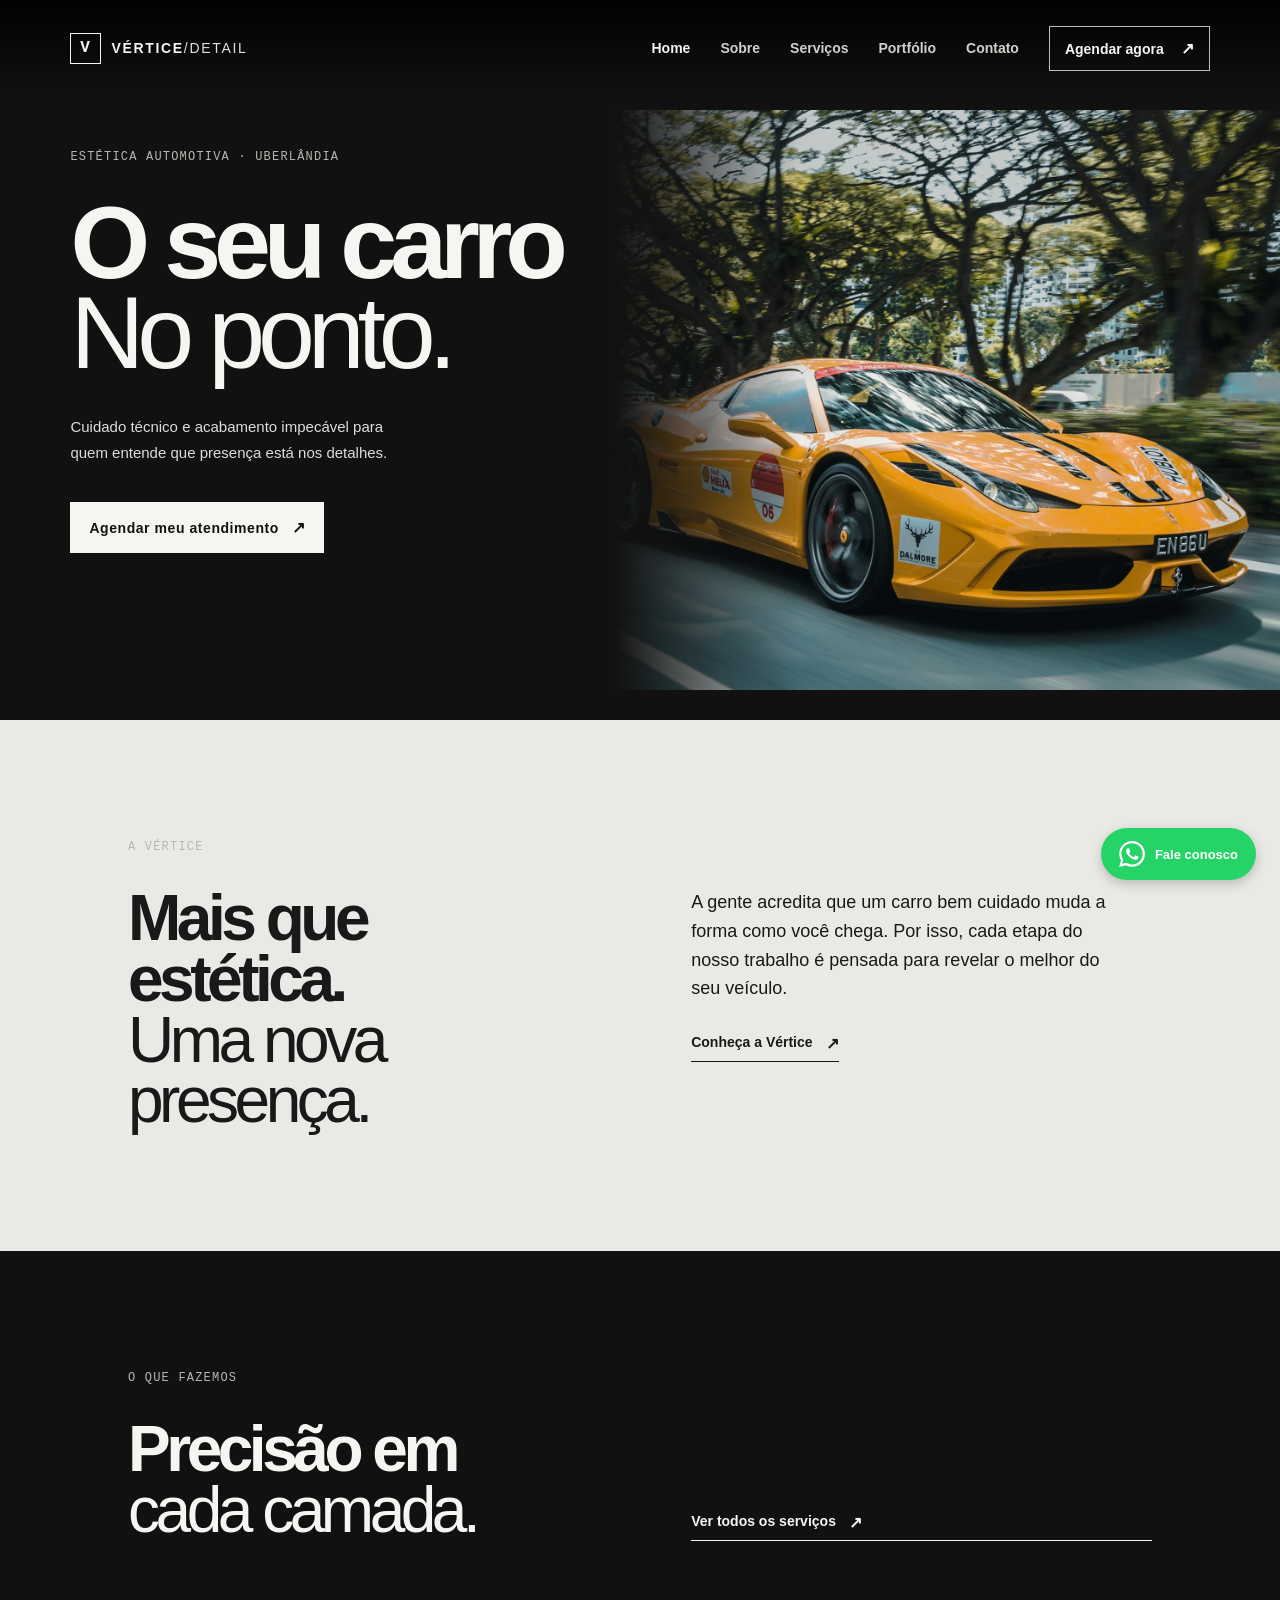
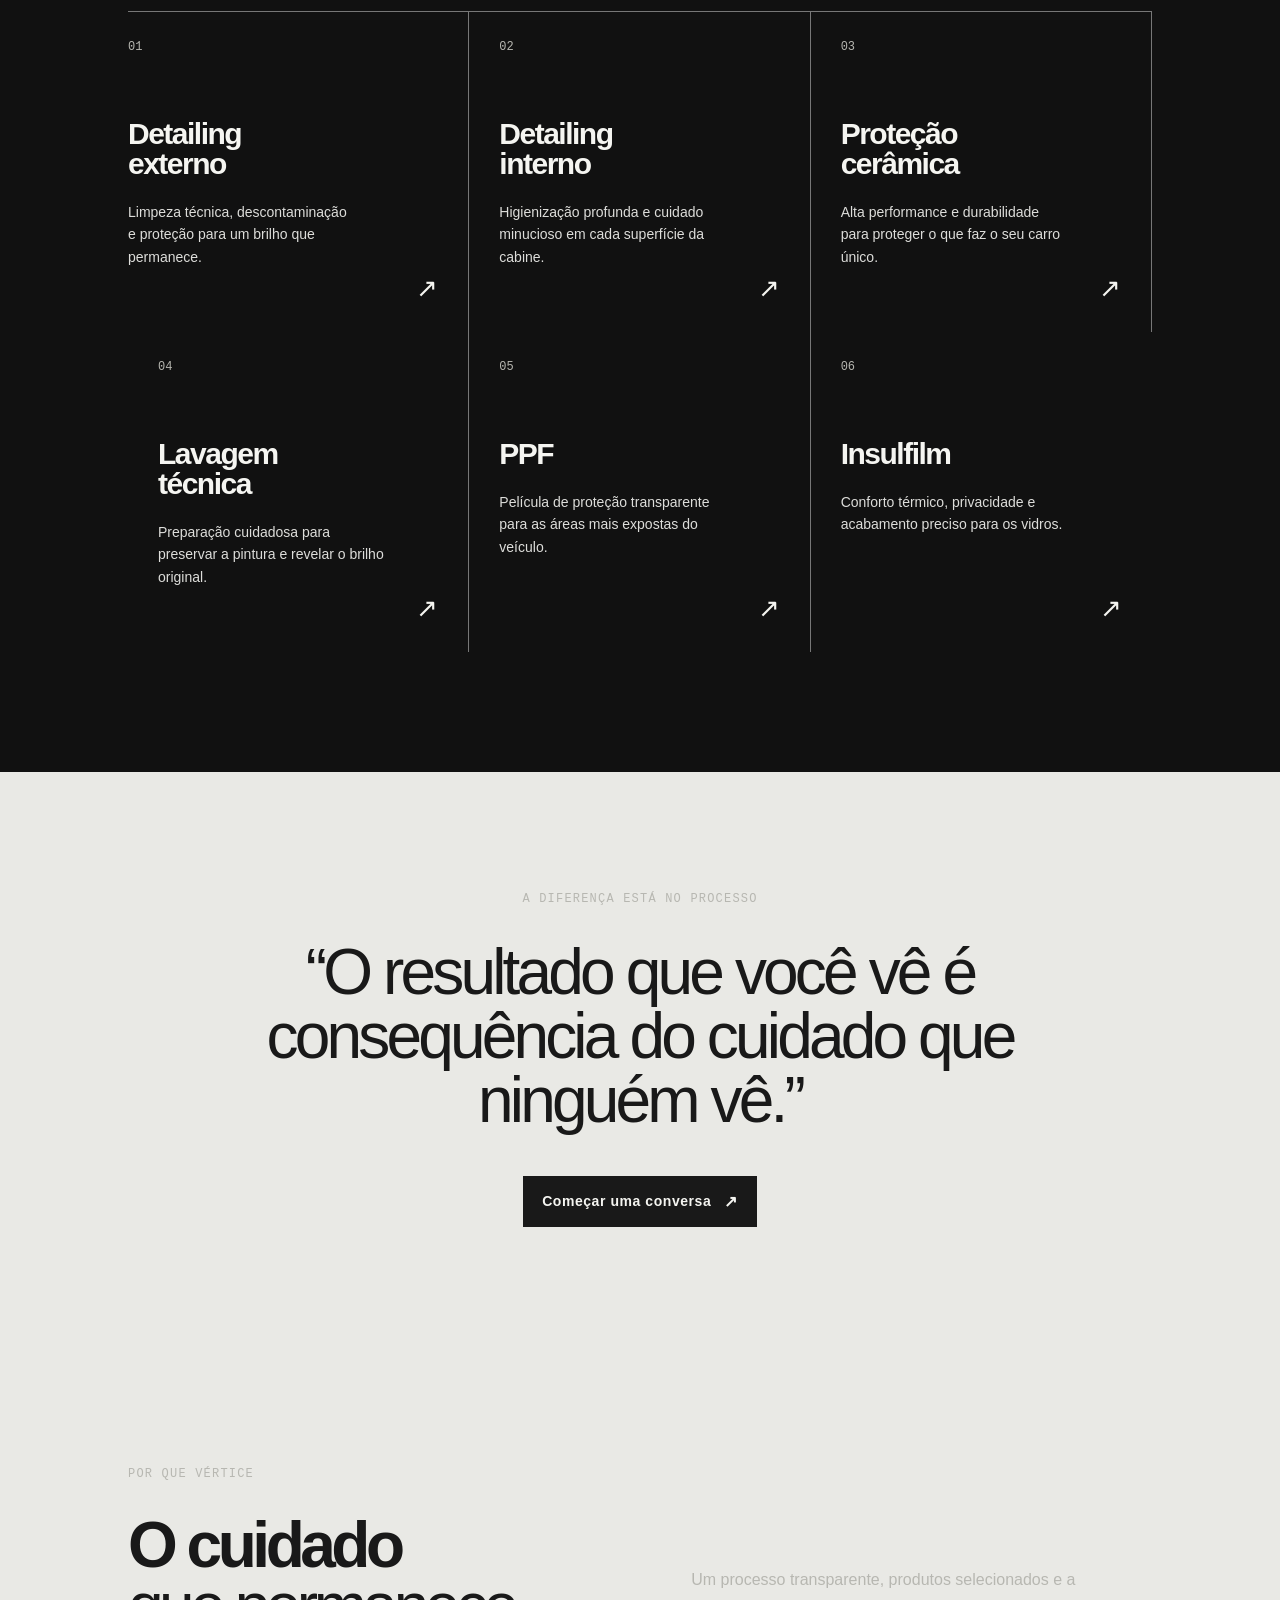
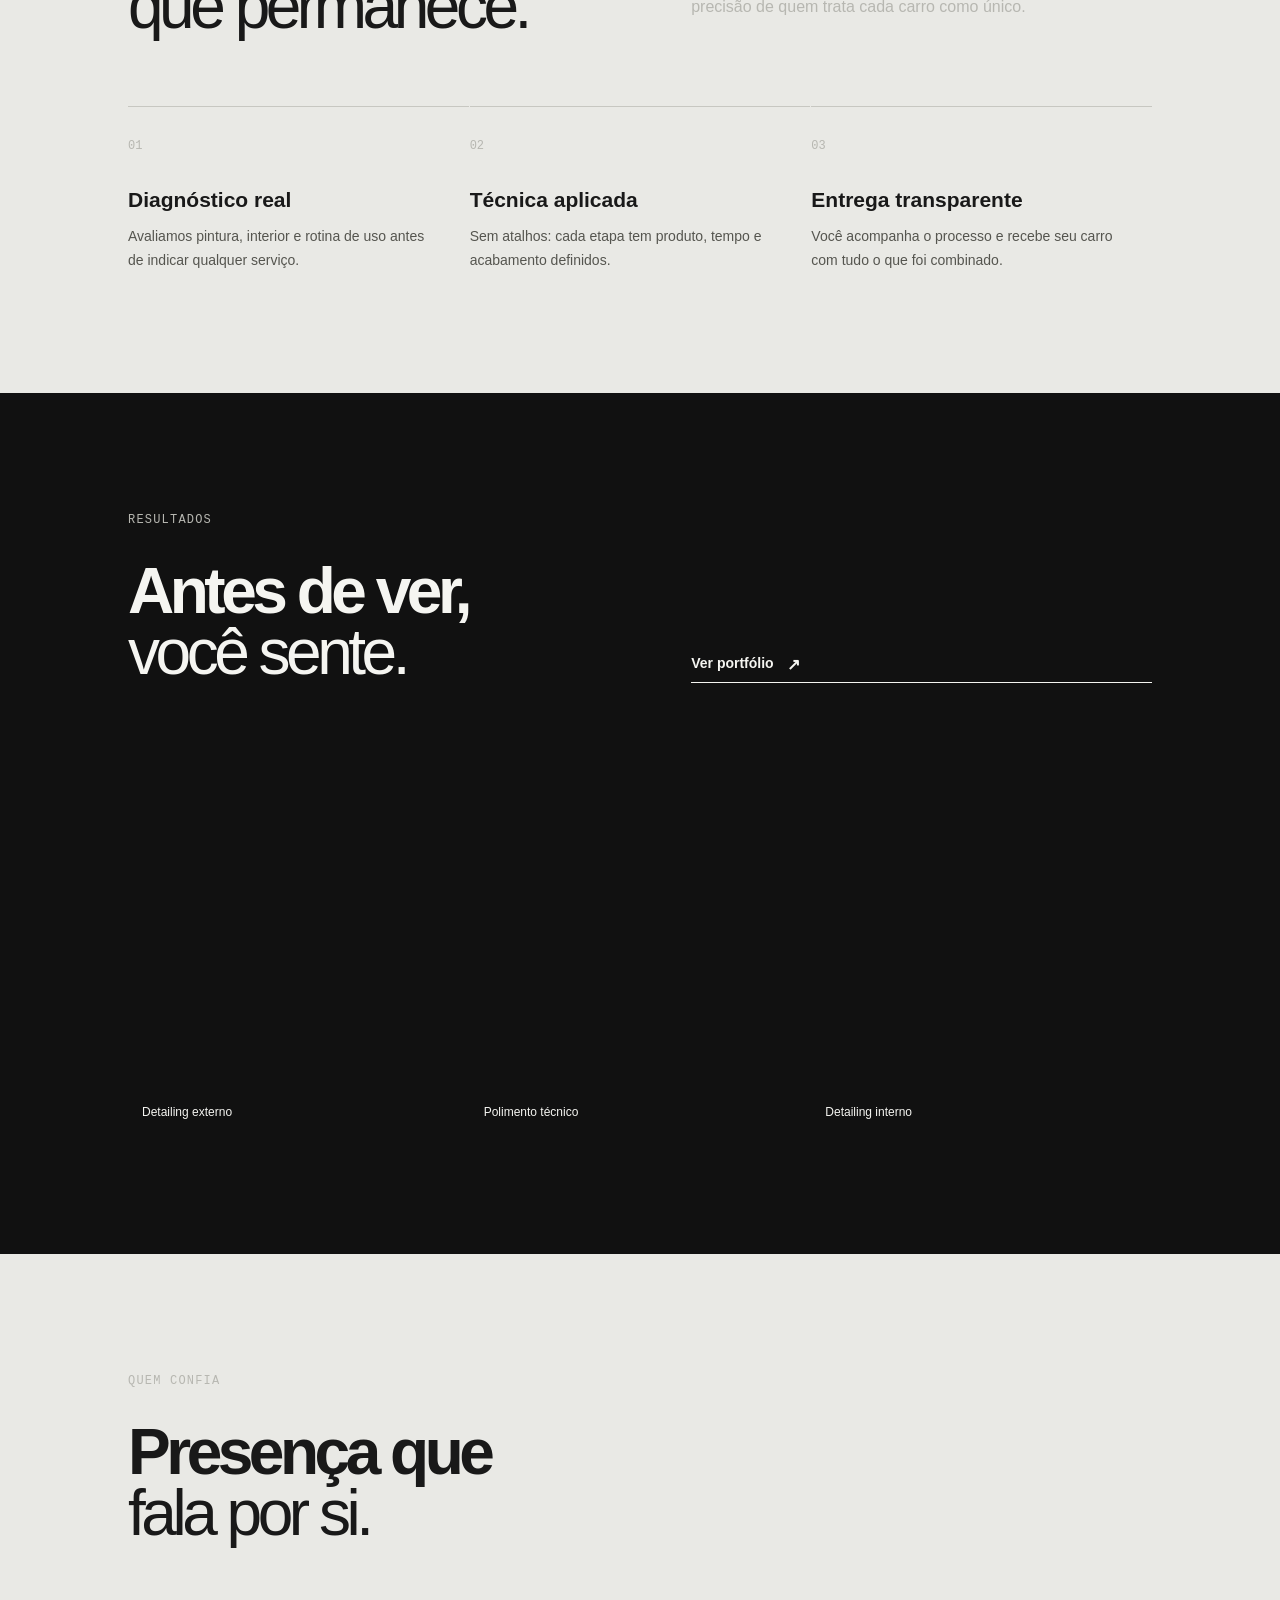
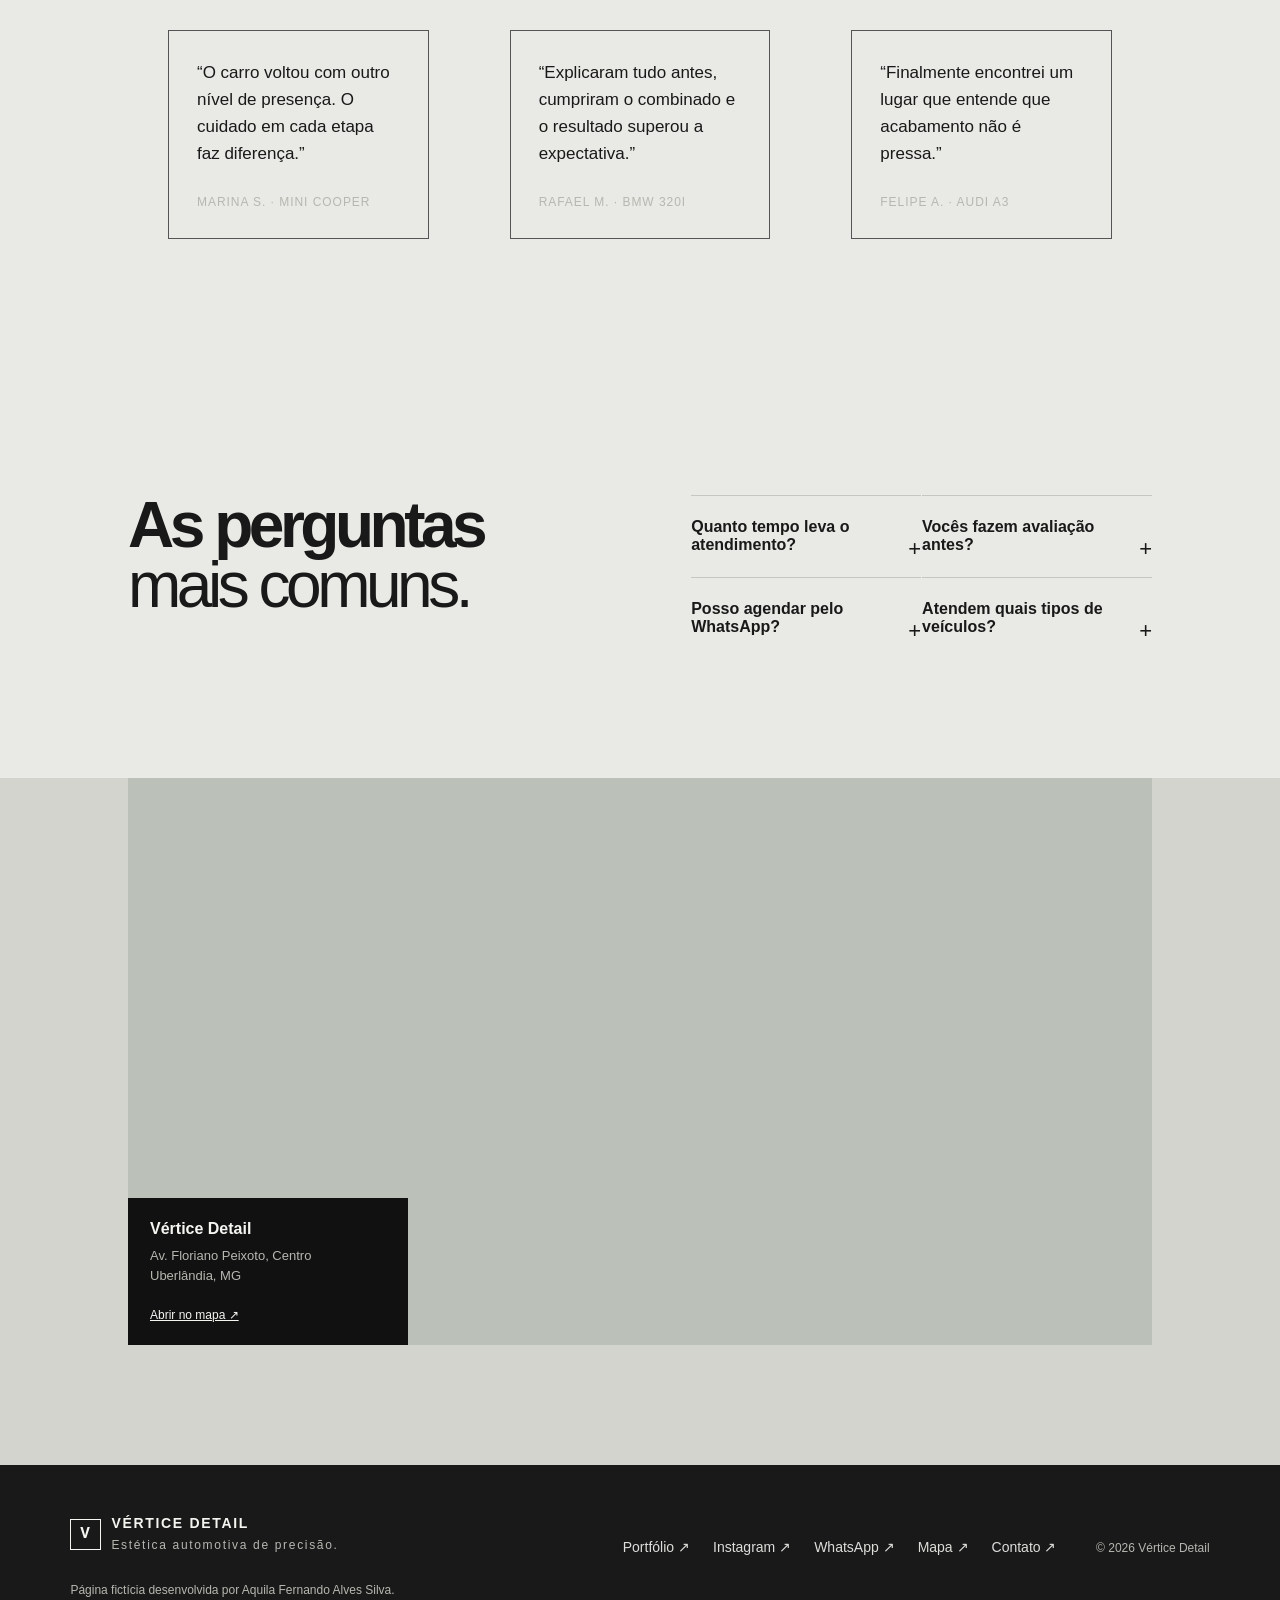
<file: index.html>
<!doctype html>
<html lang="pt-BR">
  <head>
    <meta charset="UTF-8" />
    <meta name="author" content="Aquila Fernando Alves Silva" />
    <meta name="viewport" content="width=device-width, initial-scale=1.0" />
    <meta
      name="description"
      content="Estética automotiva de precisão em São Paulo. Detailing, proteção cerâmica e cuidado técnico para o seu carro."
    />
    <meta name="theme-color" content="#111111" />
    <meta name="referrer" content="no-referrer" />
    <meta
      http-equiv="Content-Security-Policy"
      content="default-src 'self'; base-uri 'self'; object-src 'none'; form-action 'none'; connect-src 'none'; frame-src https://www.google.com; script-src 'self'; style-src 'self' https://fonts.googleapis.com; font-src https://fonts.gstatic.com; img-src 'self'; media-src 'self';"
    />

    <title>Vértice Detail | Precisão em cada detalhe</title>
    <meta property="og:type" content="website" />
    <meta
      property="og:title"
      content="Vértice Detail | Precisão em cada detalhe"
    />
    <meta
      property="og:description"
      content="Cuidado técnico e acabamento impecável para quem entende que presença está nos detalhes."
    />
    <meta property="og:image" content="assets/images/hero-car.jpg" />

    <link
      rel="icon"
      href="assets/icons/arrow-up-right.svg"
      type="image/svg+xml"
    />
    <link rel="manifest" href="site.webmanifest" />
    <link rel="stylesheet" href="css/style.css" />
    <script src="js/main.js" defer></script>
  </head>

  <body>
    <a class="skip-link" href="#main-content"
      >Pular para o conteúdo principal</a
    >
    <!-- Cabeçalho compartilhado entre as páginas. -->
    <header class="site-header">
      <a
        class="brand"
        href="index.html"
        aria-label="Vértice Detail, página inicial"
        ><span class="brand-mark">V</span
        ><span>VÉRTICE<span class="brand-muted">/DETAIL</span></span></a
      >
      <button
        class="menu-toggle"
        type="button"
        aria-label="Abrir menu"
        aria-expanded="false"
        aria-controls="main-navigation"
      >
        <span></span><span></span>
      </button>
      <nav
        class="main-nav"
        id="main-navigation"
        aria-label="Navegação principal"
      >
        <a class="active" href="index.html" aria-current="page">Home</a
        ><a href="quem-somos.html">Sobre</a
        ><a href="servicos.html">Serviços</a
        ><a href="portfolio.html">Portfólio</a
        ><a href="contato.html">Contato</a
        ><a class="nav-contact" href="contato.html"
          >Agendar agora <span>↗</span></a
        >
      </nav>
    </header>

    <!-- Conteúdo principal da página inicial. -->
    <main id="main-content" tabindex="-1">
      <section class="hero home-hero">
        <div class="hero-copy reveal">
          <p class="eyebrow">ESTÉTICA AUTOMOTIVA · UBERLÂNDIA</p>
          <h1>O seu carro<br /><em>No ponto.</em></h1>
          <p class="hero-text">
            Cuidado técnico e acabamento impecável para quem entende que
            presença está nos detalhes.
          </p>
          <a class="button button-light" href="contato.html"
            >Agendar meu atendimento <span>↗</span></a
          >
        </div>
        <div
          class="hero-image image-home reveal"
          role="img"
          aria-label="Carro esportivo preto com acabamento brilhante"
        ></div>
      </section>
      <section class="intro-section section-pad">
        <div class="section-label">A VÉRTICE</div>
        <div class="intro-content">
          <h2>Mais que estética.<br /><em>Uma nova presença.</em></h2>
          <div>
            <p class="lead">
              A gente acredita que um carro bem cuidado muda a forma como você
              chega. Por isso, cada etapa do nosso trabalho é pensada para
              revelar o melhor do seu veículo.
            </p>
            <a class="text-link" href="quem-somos.html"
              >Conheça a Vértice <span>↗</span></a
            >
          </div>
        </div>
      </section>
      <section class="dark-section section-pad services-preview">
        <div class="section-label">O QUE FAZEMOS</div>
        <div class="section-heading">
          <h2>Precisão em<br /><em>cada camada.</em></h2>
          <a class="text-link" href="servicos.html"
            >Ver todos os serviços <span>↗</span></a
          >
        </div>
        <div class="service-grid">
          <article class="service-card">
            <span class="service-index">01</span>
            <h3>Detailing<br />externo</h3>
            <p>
              Limpeza técnica, descontaminação e proteção para um brilho que
              permanece.
            </p>
            <a href="servicos.html" aria-label="Ver detailing externo">↗</a>
          </article>
          <article class="service-card">
            <span class="service-index">02</span>
            <h3>Detailing<br />interno</h3>
            <p>
              Higienização profunda e cuidado minucioso em cada superfície da
              cabine.
            </p>
            <a href="servicos.html" aria-label="Ver detailing interno">↗</a>
          </article>
          <article class="service-card">
            <span class="service-index">03</span>
            <h3>Proteção<br />cerâmica</h3>
            <p>
              Alta performance e durabilidade para proteger o que faz o seu
              carro único.
            </p>
            <a href="servicos.html" aria-label="Ver proteção cerâmica">↗</a>
          </article>
          <article class="service-card">
            <span class="service-index">04</span>
            <h3>Lavagem<br />técnica</h3>
            <p>Preparação cuidadosa para preservar a pintura e revelar o brilho original.</p>
            <a href="servicos.html" aria-label="Ver lavagem técnica">↗</a>
          </article>
          <article class="service-card">
            <span class="service-index">05</span>
            <h3>PPF</h3>
            <p>Película de proteção transparente para as áreas mais expostas do veículo.</p>
            <a href="servicos.html" aria-label="Ver PPF">↗</a>
          </article>
          <article class="service-card">
            <span class="service-index">06</span>
            <h3>Insulfilm</h3>
            <p>Conforto térmico, privacidade e acabamento preciso para os vidros.</p>
            <a href="servicos.html" aria-label="Ver Insulfilm">↗</a>
          </article>
        </div>
      </section>
      <section class="quote-section section-pad">
        <p class="eyebrow">A DIFERENÇA ESTÁ NO PROCESSO</p>
        <blockquote>
          “O resultado que você vê é consequência do cuidado que ninguém vê.”
        </blockquote>
        <a class="button button-dark" href="contato.html"
          >Começar uma conversa <span>↗</span></a
        >
      </section>
      <section class="section-pad">
        <div class="section-heading">
          <div><div class="section-label">POR QUE VÉRTICE</div><h2>O cuidado<br /><em>que permanece.</em></h2></div>
          <p>Um processo transparente, produtos selecionados e a precisão de quem trata cada carro como único.</p>
        </div>
        <div class="feature-grid">
          <article class="feature-card"><span class="service-index">01</span><h3>Diagnóstico real</h3><p>Avaliamos pintura, interior e rotina de uso antes de indicar qualquer serviço.</p></article>
          <article class="feature-card"><span class="service-index">02</span><h3>Técnica aplicada</h3><p>Sem atalhos: cada etapa tem produto, tempo e acabamento definidos.</p></article>
          <article class="feature-card"><span class="service-index">03</span><h3>Entrega transparente</h3><p>Você acompanha o processo e recebe seu carro com tudo o que foi combinado.</p></article>
        </div>
      </section>
      <section class="dark-section section-pad">
        <div class="section-heading"><div><div class="section-label">RESULTADOS</div><h2>Antes de ver,<br /><em>você sente.</em></h2></div><a class="text-link" href="portfolio.html">Ver portfólio <span>↗</span></a></div>
        <div class="gallery-grid">
          <button class="gallery-item lightbox-trigger" type="button" data-full="assets/images/detailing-exterior.jpg"><img src="assets/images/detailing-exterior.jpg" alt="Detalhe da pintura preta após lavagem técnica" loading="lazy"><span class="gallery-caption">Detailing externo</span></button>
          <button class="gallery-item lightbox-trigger" type="button" data-full="assets/images/technical-polish.jpg"><img src="assets/images/technical-polish.jpg" alt="Carro cinza com pintura uniforme após polimento" loading="lazy"><span class="gallery-caption">Polimento técnico</span></button>
          <button class="gallery-item lightbox-trigger" type="button" data-full="assets/images/detailing-interior.jpg"><img src="assets/images/detailing-interior.jpg" alt="Interior automotivo limpo e preservado" loading="lazy"><span class="gallery-caption">Detailing interno</span></button>
        </div>
      </section>
      <section class="section-pad">
        <div class="section-heading"><div><div class="section-label">QUEM CONFIA</div><h2>Presença que<br /><em>fala por si.</em></h2></div></div>
        <div class="testimonial-grid">
          <figure class="testimonial"><blockquote>“O carro voltou com outro nível de presença. O cuidado em cada etapa faz diferença.”</blockquote><cite>Marina S. · Mini Cooper</cite></figure>
          <figure class="testimonial"><blockquote>“Explicaram tudo antes, cumpriram o combinado e o resultado superou a expectativa.”</blockquote><cite>Rafael M. · BMW 320i</cite></figure>
          <figure class="testimonial"><blockquote>“Finalmente encontrei um lugar que entende que acabamento não é pressa.”</blockquote><cite>Felipe A. · Audi A3</cite></figure>
        </div>
      </section>
      <section class="section-pad" id="faq">
        <div class="content-grid"><h2>As perguntas<br /><em>mais comuns.</em></h2><div class="faq-grid">
          <details class="faq-item"><summary>Quanto tempo leva o atendimento?</summary><p>O prazo depende do serviço e do estado do veículo. Após a avaliação, informamos uma janela precisa.</p></details>
          <details class="faq-item"><summary>Vocês fazem avaliação antes?</summary><p>Sim. A avaliação orienta a indicação técnica e evita que você pague por um cuidado desnecessário.</p></details>
          <details class="faq-item"><summary>Posso agendar pelo WhatsApp?</summary><p>Sim. Use o botão do menu ou o formulário de contato para iniciar seu atendimento.</p></details>
          <details class="faq-item"><summary>Atendem quais tipos de veículos?</summary><p>Carros de passeio, esportivos, SUVs e veículos de coleção, sempre com processo adaptado ao material.</p></details>
        </div></div>
      </section>
      <section class="map-section" aria-label="Localização">
        <div class="map-frame">
          <iframe
            class="map-embed"
            title="Mapa da Vértice Detail em Uberlândia"
            src="https://www.google.com/maps?q=Av.+Floriano+Peixoto,+Centro,+Uberlândia,+MG&output=embed"
            loading="lazy"
            referrerpolicy="no-referrer-when-downgrade"
          ></iframe>
          <div class="map-info">
            <strong>Vértice Detail</strong>
            <p>Av. Floriano Peixoto, Centro<br />Uberlândia, MG</p>
            <a href="https://maps.google.com/?q=Av.+Floriano+Peixoto,+Uberlândia" target="_blank" rel="noopener">Abrir no mapa ↗</a>
          </div>
        </div>
      </section>
    </main>

    <!-- Rodapé com autoria da página fictícia. -->
    <footer class="site-footer">
      <div class="footer-brand">
        <span class="brand-mark">V</span>
        <p>VÉRTICE DETAIL<br /><span>Estética automotiva de precisão.</span></p>
      </div>
      <div class="footer-links">
        <a href="portfolio.html">Portfólio ↗</a
        ><a href="https://instagram.com" target="_blank" rel="noopener">Instagram ↗</a
        ><a href="https://wa.me/5511999999999" target="_blank" rel="noopener">WhatsApp ↗</a
        ><a href="https://maps.google.com/?q=Av.+Floriano+Peixoto,+Uberlândia" target="_blank" rel="noopener">Mapa ↗</a
        ><a href="contato.html">Contato ↗</a>
      </div>
      <p class="copyright">© 2026 Vértice Detail</p>
      <p class="footer-note">
        Página fictícia desenvolvida por Aquila Fernando Alves Silva.
      </p>
    </footer>
  </body>
</html>
</file>
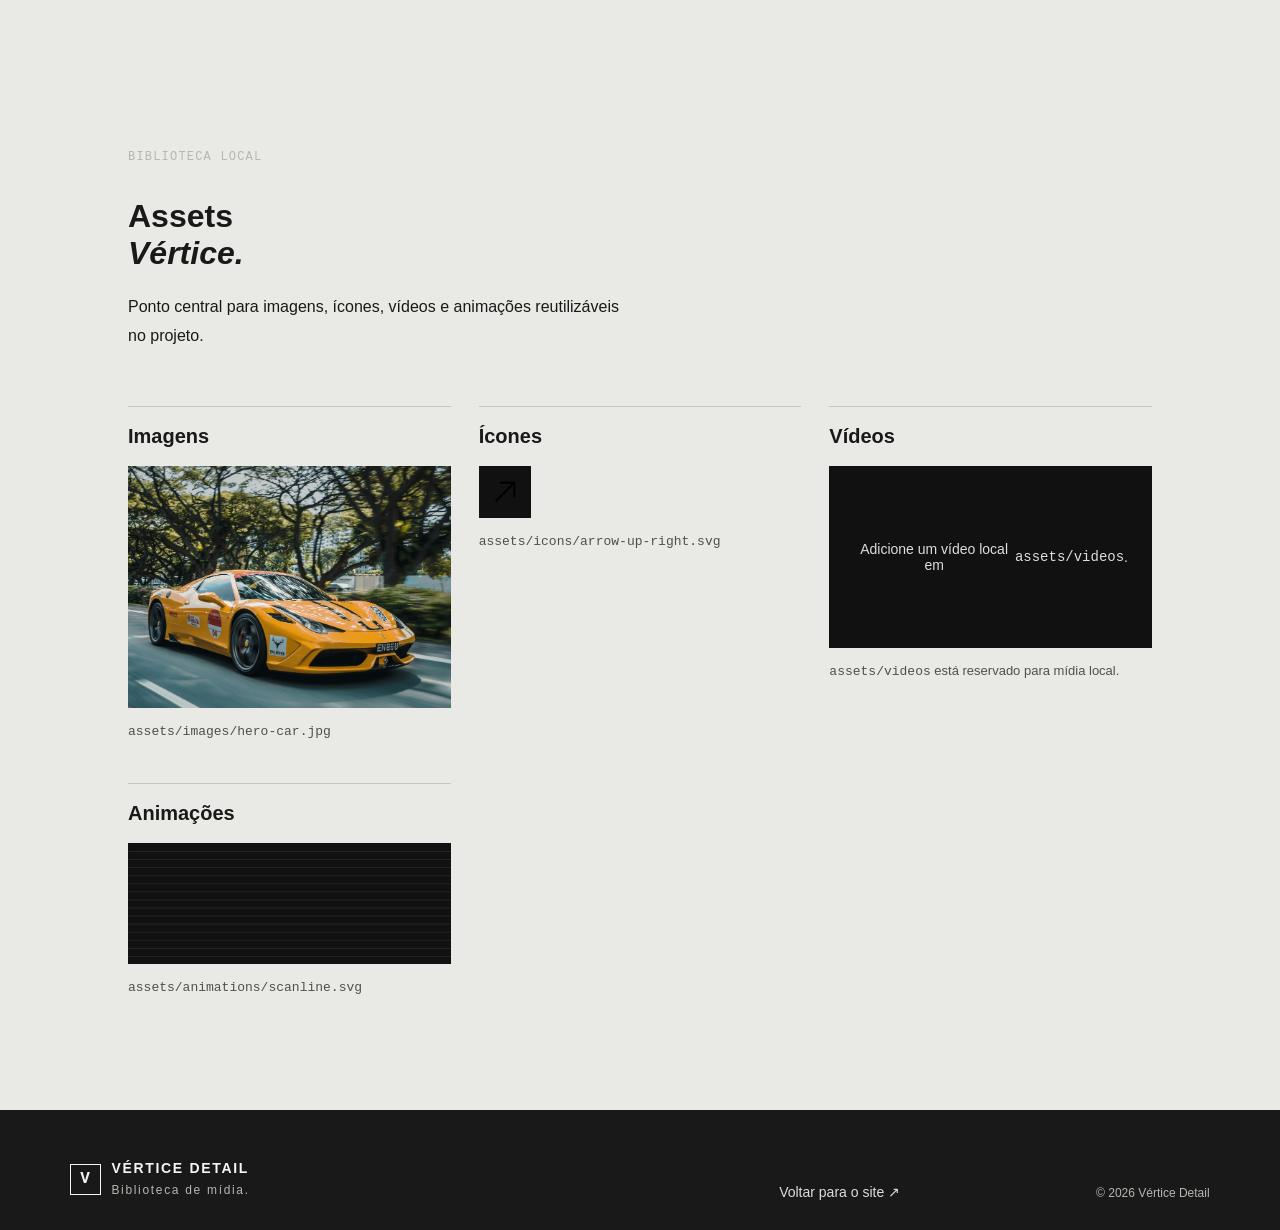
<file: assets/index.html>
<!doctype html>
<html lang="pt-BR">
  <head>
    <meta charset="UTF-8" />
    <meta name="viewport" content="width=device-width, initial-scale=1.0" />
    <meta name="robots" content="noindex, nofollow" />
    <meta name="theme-color" content="#111111" />
    <meta name="referrer" content="no-referrer" />
    <meta
      http-equiv="Content-Security-Policy"
      content="default-src 'self'; base-uri 'self'; object-src 'none'; form-action 'none'; connect-src 'none'; script-src 'self'; style-src 'self' https://fonts.googleapis.com; font-src https://fonts.gstatic.com; img-src 'self'; media-src 'self';"
    />
    <title>Assets | Vértice Detail</title>
    <link rel="icon" href="icons/arrow-up-right.svg" type="image/svg+xml" />
    <link rel="stylesheet" href="../css/style.css" />
    <link rel="stylesheet" href="../css/assets.css" />
  </head>
  <body>
    <main class="asset-main">
      <p class="eyebrow">BIBLIOTECA LOCAL</p>
      <h1>Assets<br /><em>Vértice.</em></h1>
      <p class="body-copy">
        Ponto central para imagens, ícones, vídeos e animações reutilizáveis no
        projeto.
      </p>
      <div class="asset-grid">
        <article class="asset-card">
          <h2>Imagens</h2>
          <img
            src="images/hero-car.jpg"
            alt="Carro esportivo amarelo em movimento"
          />
          <p><code>assets/images/hero-car.jpg</code></p>
        </article>
        <article class="asset-card">
          <h2>Ícones</h2>
          <img
            class="asset-icon"
            src="icons/arrow-up-right.svg"
            alt="Seta apontando para cima e para a direita"
          />
          <p><code>assets/icons/arrow-up-right.svg</code></p>
        </article>
        <article class="asset-card">
          <h2>Vídeos</h2>
          <div
            class="video-placeholder"
            role="img"
            aria-label="Área reservada para vídeo do portfólio"
          >
            Adicione um vídeo local em <code>assets/videos</code>.
          </div>
          <p><code>assets/videos</code> está reservado para mídia local.</p>
        </article>
        <article class="asset-card">
          <h2>Animações</h2>
          <img
            src="animations/scanline.svg"
            alt="Linhas de inspeção em movimento"
          />
          <p><code>assets/animations/scanline.svg</code></p>
        </article>
      </div>
    </main>
    <footer class="site-footer">
      <div class="footer-brand">
        <span class="brand-mark">V</span>
        <p>VÉRTICE DETAIL<br /><span>Biblioteca de mídia.</span></p>
      </div>
      <div class="footer-links">
        <a href="../index.html">Voltar para o site ↗</a>
      </div>
      <p class="copyright">© 2026 Vértice Detail</p>
    </footer>
  </body>
</html>
</file>
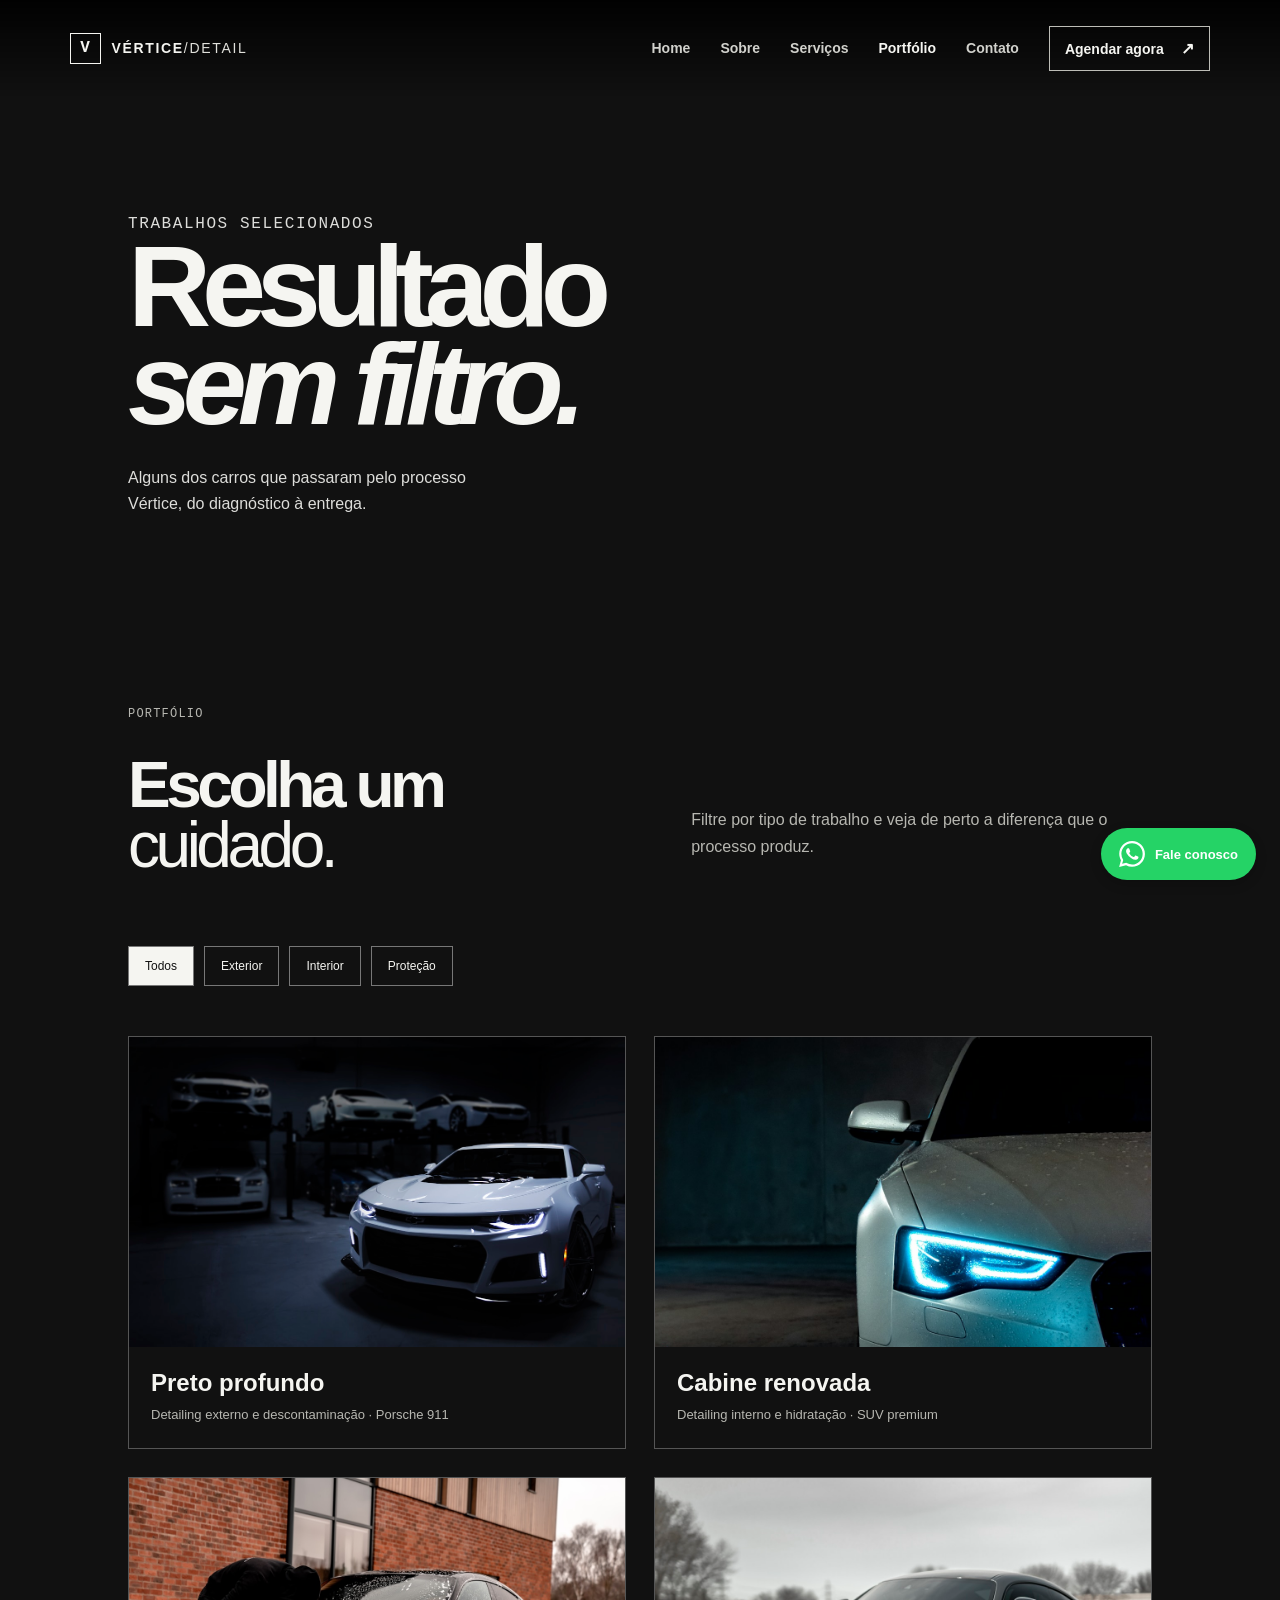
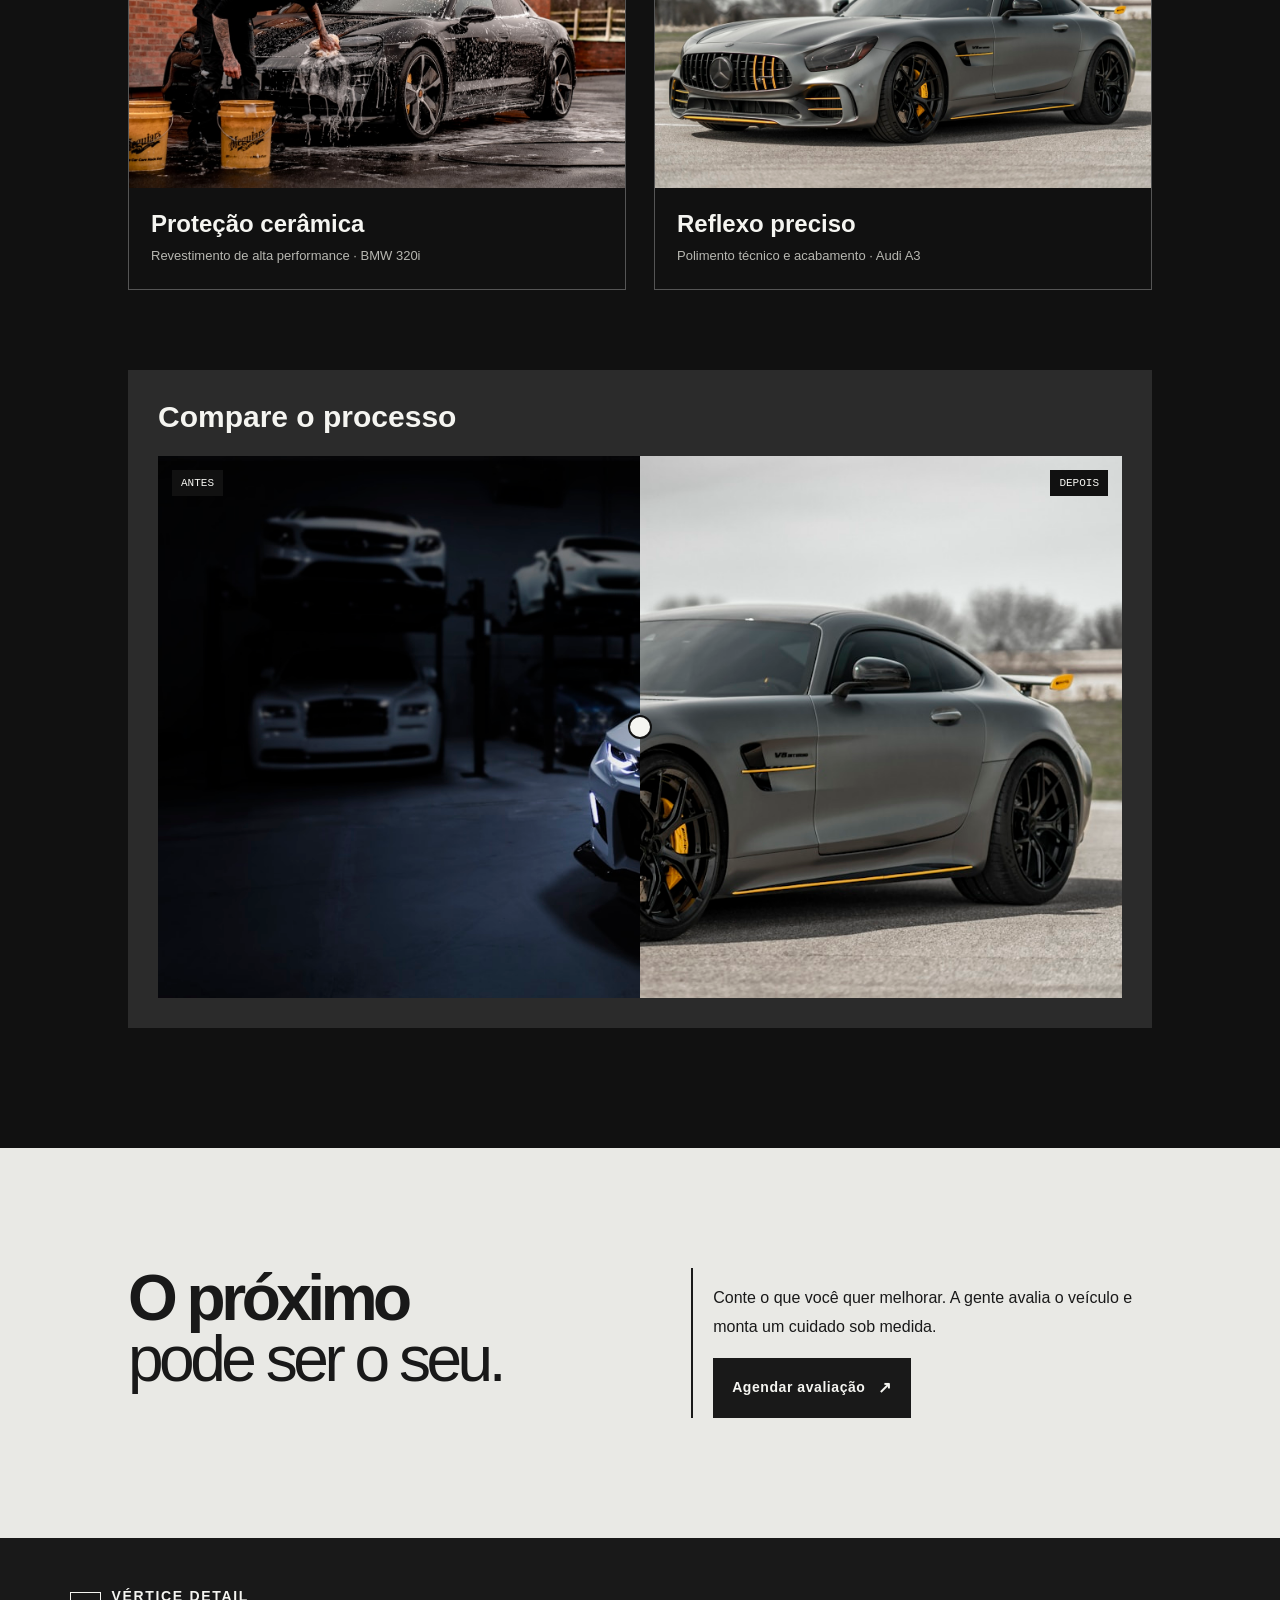
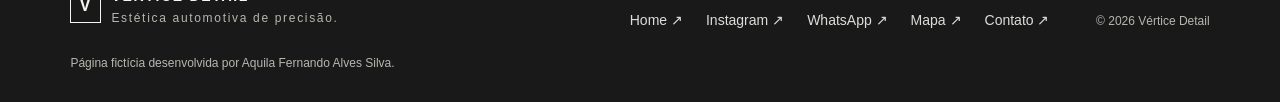
<file: portfolio.html>
<!doctype html>
<html lang="pt-BR">
  <head>
    <meta charset="UTF-8" />
    <meta name="viewport" content="width=device-width, initial-scale=1.0" />
    <meta name="description" content="Veja resultados de detailing, polimento e proteção cerâmica realizados pela Vértice Detail." />
    <meta name="theme-color" content="#111111" />
    <meta name="referrer" content="no-referrer" />
    <meta http-equiv="Content-Security-Policy" content="default-src 'self'; base-uri 'self'; object-src 'none'; form-action 'none'; connect-src 'none'; script-src 'self'; style-src 'self' https://fonts.googleapis.com; font-src https://fonts.gstatic.com; img-src 'self'; media-src 'self';" />
    <title>Portfólio | Vértice Detail</title>
    <meta property="og:type" content="website" />
    <meta property="og:title" content="Portfólio | Vértice Detail" />
    <meta property="og:description" content="Resultados reais de cuidado automotivo de precisão." />
    <meta property="og:image" content="assets/images/technical-polish.jpg" />
    <link rel="icon" href="assets/icons/arrow-up-right.svg" type="image/svg+xml" />
    <link rel="manifest" href="site.webmanifest" />
    <link rel="stylesheet" href="css/style.css" />
    <script src="js/main.js" defer></script>
  </head>
  <body>
    <a class="skip-link" href="#main-content">Pular para o conteúdo principal</a>
    <header class="site-header">
      <a class="brand" href="index.html" aria-label="Vértice Detail, página inicial"><span class="brand-mark">V</span><span>VÉRTICE<span class="brand-muted">/DETAIL</span></span></a>
      <button class="menu-toggle" type="button" aria-label="Abrir menu" aria-expanded="false" aria-controls="main-navigation"><span></span><span></span></button>
      <nav class="main-nav" id="main-navigation" aria-label="Navegação principal">
        <a href="index.html">Home</a><a href="quem-somos.html">Sobre</a><a href="servicos.html">Serviços</a><a class="active" href="portfolio.html" aria-current="page">Portfólio</a><a href="contato.html">Contato</a><a class="nav-contact" href="contato.html">Agendar agora <span>↗</span></a>
      </nav>
    </header>
    <main id="main-content" tabindex="-1">
      <section class="page-hero"><p class="eyebrow">TRABALHOS SELECIONADOS</p><h1>Resultado<br /><em>sem filtro.</em></h1><p>Alguns dos carros que passaram pelo processo Vértice, do diagnóstico à entrega.</p></section>
      <section class="dark-section section-pad">
        <div class="section-heading"><div><div class="section-label">PORTFÓLIO</div><h2>Escolha um<br /><em>cuidado.</em></h2></div><p class="muted-copy">Filtre por tipo de trabalho e veja de perto a diferença que o processo produz.</p></div>
        <div class="filter-bar" role="group" aria-label="Filtrar portfólio"><button class="filter-button active" type="button" data-filter="all">Todos</button><button class="filter-button" type="button" data-filter="exterior">Exterior</button><button class="filter-button" type="button" data-filter="interior">Interior</button><button class="filter-button" type="button" data-filter="protecao">Proteção</button></div>
        <div class="portfolio-grid">
          <article class="portfolio-card" data-category="exterior"><img src="assets/images/detailing-exterior.jpg" alt="Carro preto após detailing externo" loading="lazy"><div class="portfolio-card-content"><h2>Preto profundo</h2><p>Detailing externo e descontaminação · Porsche 911</p></div></article>
          <article class="portfolio-card" data-category="interior"><img src="assets/images/detailing-interior.jpg" alt="Interior de carro higienizado" loading="lazy"><div class="portfolio-card-content"><h2>Cabine renovada</h2><p>Detailing interno e hidratação · SUV premium</p></div></article>
          <article class="portfolio-card" data-category="protecao"><img src="assets/images/ceramic-protection.jpg" alt="Carro protegido com revestimento cerâmico" loading="lazy"><div class="portfolio-card-content"><h2>Proteção cerâmica</h2><p>Revestimento de alta performance · BMW 320i</p></div></article>
          <article class="portfolio-card" data-category="exterior"><img src="assets/images/technical-polish.jpg" alt="Carro cinza após polimento técnico" loading="lazy"><div class="portfolio-card-content"><h2>Reflexo preciso</h2><p>Polimento técnico e acabamento · Audi A3</p></div></article>
        </div>
        <div class="comparison" aria-labelledby="comparison-title"><h2 id="comparison-title">Compare o processo</h2><div class="comparison-stage"><img src="assets/images/detailing-exterior.jpg" alt="Resultado final do veículo" loading="lazy"><img class="comparison-after" src="assets/images/technical-polish.jpg" alt="Detalhe do veículo antes do acabamento" loading="lazy"><span class="comparison-label before">ANTES</span><span class="comparison-label after">DEPOIS</span><input class="comparison-range" type="range" min="0" max="100" value="50" aria-label="Comparar antes e depois"></div></div>
      </section>
      <section class="section-pad"><div class="content-grid"><h2>O próximo<br /><em>pode ser o seu.</em></h2><div class="body-copy booking-note"><p>Conte o que você quer melhorar. A gente avalia o veículo e monta um cuidado sob medida.</p><a class="button button-dark" href="contato.html">Agendar avaliação <span>↗</span></a></div></div></section>
    </main>
    <footer class="site-footer"><div class="footer-brand"><span class="brand-mark">V</span><p>VÉRTICE DETAIL<br /><span>Estética automotiva de precisão.</span></p></div><div class="footer-links"><a href="index.html">Home ↗</a><a href="https://instagram.com" target="_blank" rel="noopener">Instagram ↗</a><a href="https://wa.me/5511999999999" target="_blank" rel="noopener">WhatsApp ↗</a><a href="https://maps.google.com/?q=Av.+Floriano+Peixoto,+Uberlândia" target="_blank" rel="noopener">Mapa ↗</a><a href="contato.html">Contato ↗</a></div><p class="copyright">© 2026 Vértice Detail</p><p class="footer-note">Página fictícia desenvolvida por Aquila Fernando Alves Silva.</p></footer>
  </body>
</html>
</file>
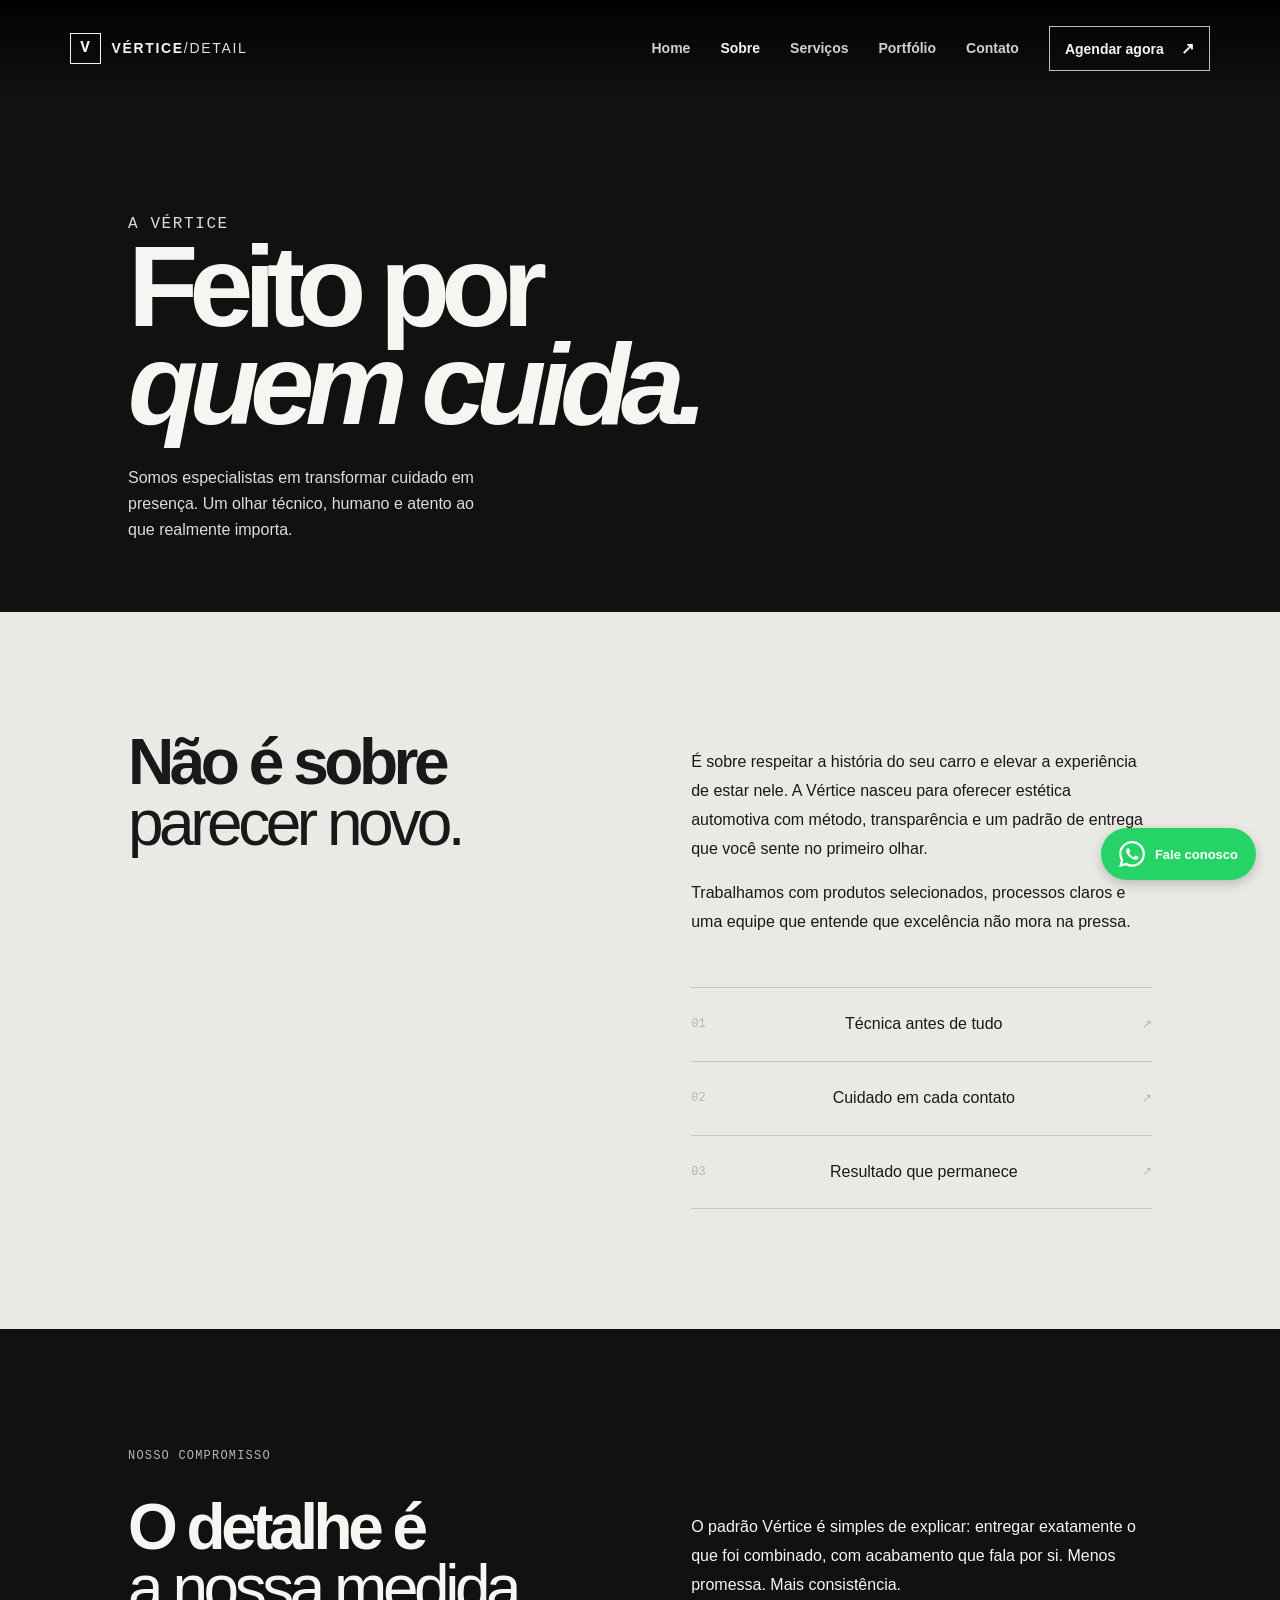
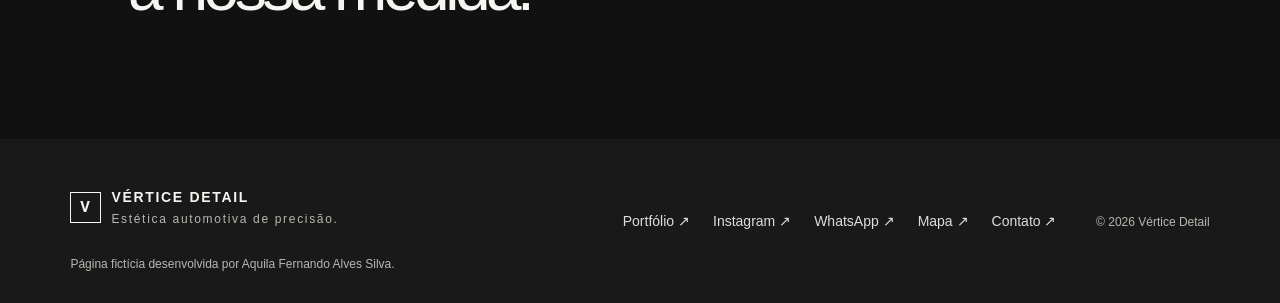
<file: quem-somos.html>
<!doctype html>
<html lang="pt-BR">
  <head>
    <meta charset="UTF-8" />
    <meta name="viewport" content="width=device-width, initial-scale=1.0" />
    <meta
      name="description"
      content="Conheça a Vértice Detail, especialista em estética automotiva com método, transparência e cuidado."
    />
    <meta name="theme-color" content="#111111" />
    <meta name="referrer" content="no-referrer" />
    <meta
      http-equiv="Content-Security-Policy"
      content="default-src 'self'; base-uri 'self'; object-src 'none'; form-action 'none'; connect-src 'none'; script-src 'self'; style-src 'self' https://fonts.googleapis.com; font-src https://fonts.gstatic.com; img-src 'self'; media-src 'self';"
    />
    <title>Quem somos | Vértice Detail</title>
    <meta property="og:type" content="website" />
    <meta property="og:title" content="Quem somos | Vértice Detail" />
    <meta
      property="og:description"
      content="Um olhar técnico, humano e atento ao que realmente importa no cuidado automotivo."
    />
    <meta property="og:image" content="assets/images/hero-car.jpg" />
    <link
      rel="icon"
      href="assets/icons/arrow-up-right.svg"
      type="image/svg+xml"
    />
    <link rel="manifest" href="site.webmanifest" />
    <link rel="stylesheet" href="css/style.css" />
    <script src="js/main.js" defer></script>
  </head>
  <body>
    <a class="skip-link" href="#main-content"
      >Pular para o conteúdo principal</a
    >
    <!-- Cabeçalho compartilhado entre as páginas. -->
    <header class="site-header">
      <a
        class="brand"
        href="index.html"
        aria-label="Vértice Detail, página inicial"
        ><span class="brand-mark">V</span
        ><span>VÉRTICE<span class="brand-muted">/DETAIL</span></span></a
      ><button
        class="menu-toggle"
        type="button"
        aria-label="Abrir menu"
        aria-expanded="false"
        aria-controls="main-navigation"
      >
        <span></span><span></span>
      </button>
      <nav
        class="main-nav"
        id="main-navigation"
        aria-label="Navegação principal"
      >
        <a href="index.html">Home</a><a class="active" href="quem-somos.html" aria-current="page">Sobre</a
        ><a href="servicos.html">Serviços</a
        ><a href="portfolio.html">Portfólio</a
        ><a href="contato.html">Contato</a
        ><a class="nav-contact" href="contato.html"
          >Agendar agora <span>↗</span></a
        >
      </nav>
    </header>
    <!-- Conteúdo institucional da marca. -->
    <main id="main-content" tabindex="-1">
      <section class="page-hero">
        <p class="eyebrow">A VÉRTICE</p>
        <h1>Feito por<br /><em>quem cuida.</em></h1>
        <p>
          Somos especialistas em transformar cuidado em presença. Um olhar
          técnico, humano e atento ao que realmente importa.
        </p>
      </section>
      <section class="section-pad">
        <div class="content-grid">
          <h2>Não é sobre<br /><em>parecer novo.</em></h2>
          <div class="body-copy">
            <p>
              É sobre respeitar a história do seu carro e elevar a experiência
              de estar nele. A Vértice nasceu para oferecer estética automotiva
              com método, transparência e um padrão de entrega que você sente no
              primeiro olhar.
            </p>
            <p>
              Trabalhamos com produtos selecionados, processos claros e uma
              equipe que entende que excelência não mora na pressa.
            </p>
            <div class="numbered-list">
              <div><span>01</span> Técnica antes de tudo <span>↗</span></div>
              <div><span>02</span> Cuidado em cada contato <span>↗</span></div>
              <div><span>03</span> Resultado que permanece <span>↗</span></div>
            </div>
          </div>
        </div>
      </section>
      <section class="dark-section section-pad">
        <div class="section-label">NOSSO COMPROMISSO</div>
        <div class="content-grid">
          <h2>O detalhe é<br /><em>a nossa medida.</em></h2>
          <div class="body-copy">
            <p>
              O padrão Vértice é simples de explicar: entregar exatamente o que
              foi combinado, com acabamento que fala por si. Menos promessa.
              Mais consistência.
            </p>
          </div>
        </div>
      </section>
    </main>
    <!-- Rodapé com autoria da página fictícia. -->
    <footer class="site-footer">
      <div class="footer-brand">
        <span class="brand-mark">V</span>
        <p>VÉRTICE DETAIL<br /><span>Estética automotiva de precisão.</span></p>
      </div>
      <div class="footer-links">
        <a href="portfolio.html">Portfólio ↗</a
        ><a href="https://instagram.com" target="_blank" rel="noopener">Instagram ↗</a
        ><a href="https://wa.me/5511999999999" target="_blank" rel="noopener">WhatsApp ↗</a
        ><a href="https://maps.google.com/?q=Av.+Floriano+Peixoto,+Uberlândia" target="_blank" rel="noopener">Mapa ↗</a
        ><a href="contato.html">Contato ↗</a>
      </div>
      <p class="copyright">© 2026 Vértice Detail</p>
      <p class="footer-note">
        Página fictícia desenvolvida por Aquila Fernando Alves Silva.
      </p>
    </footer>
  </body>
</html>
</file>
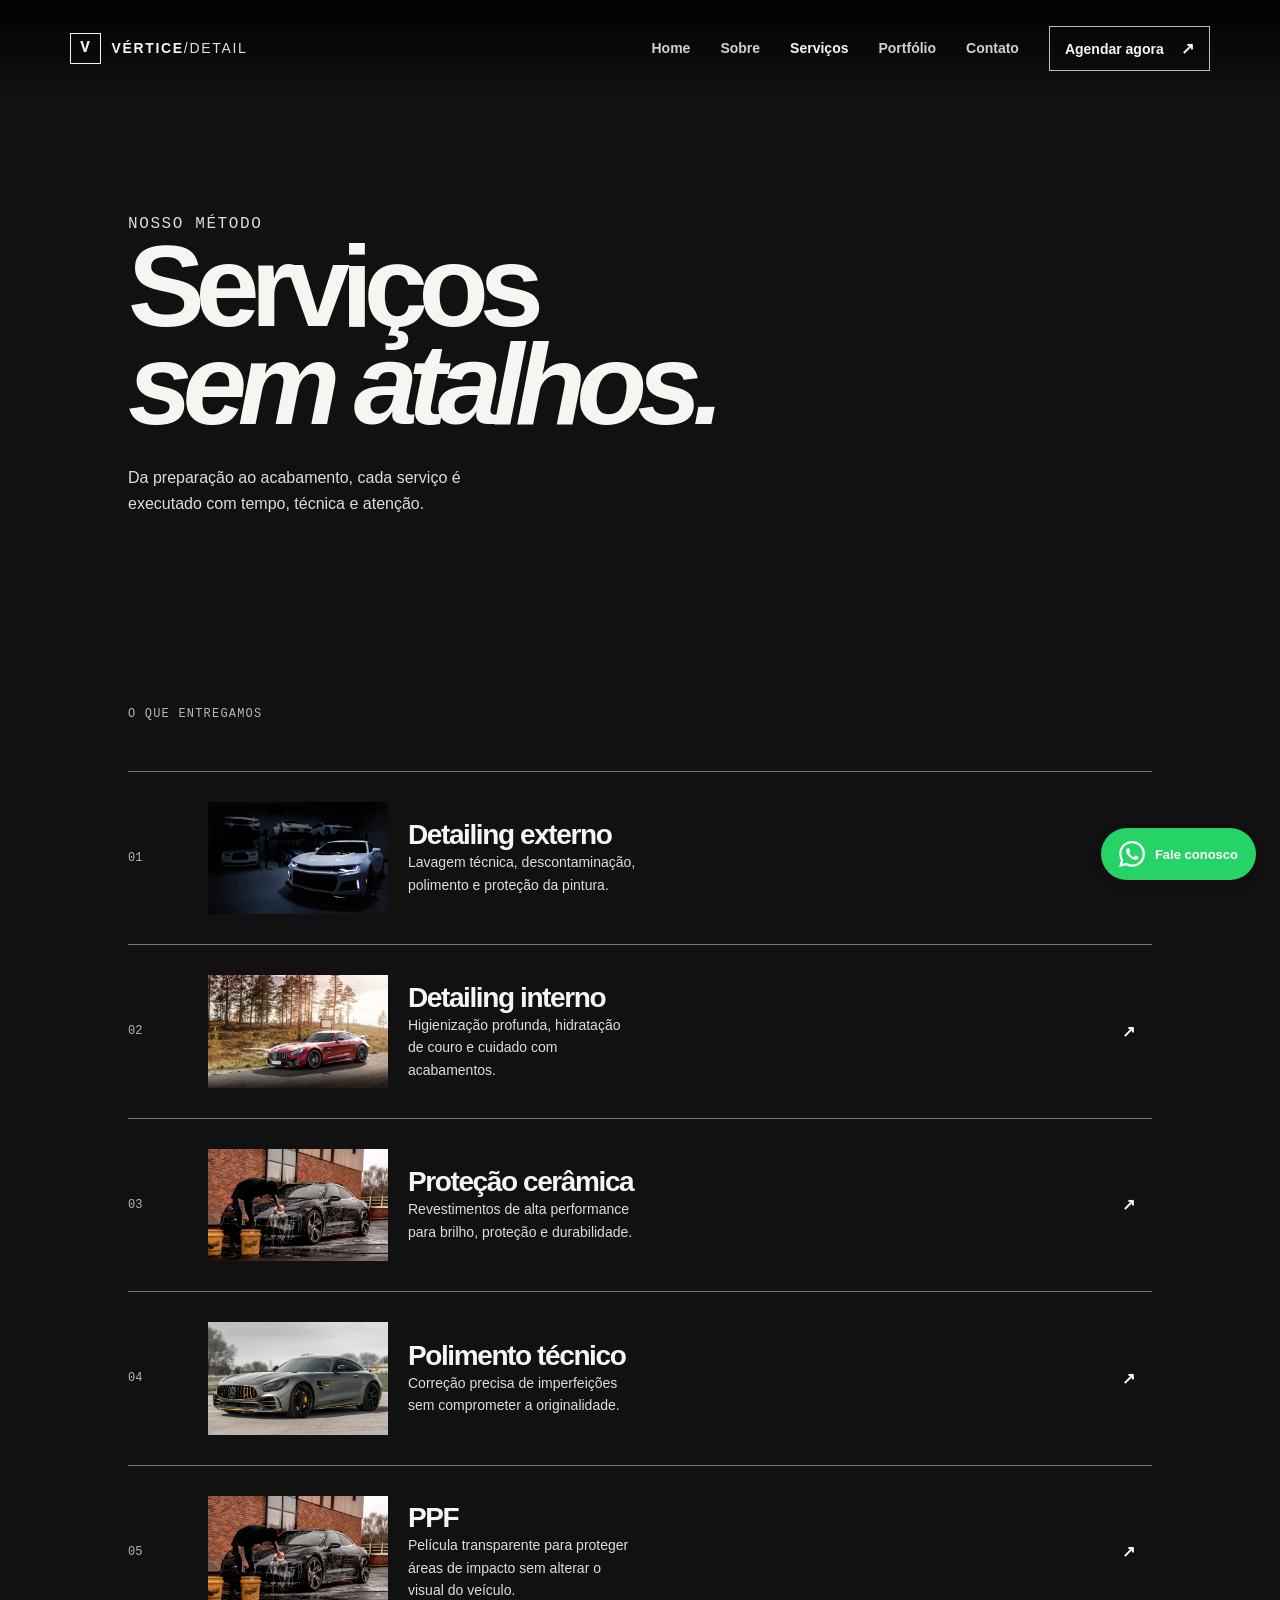
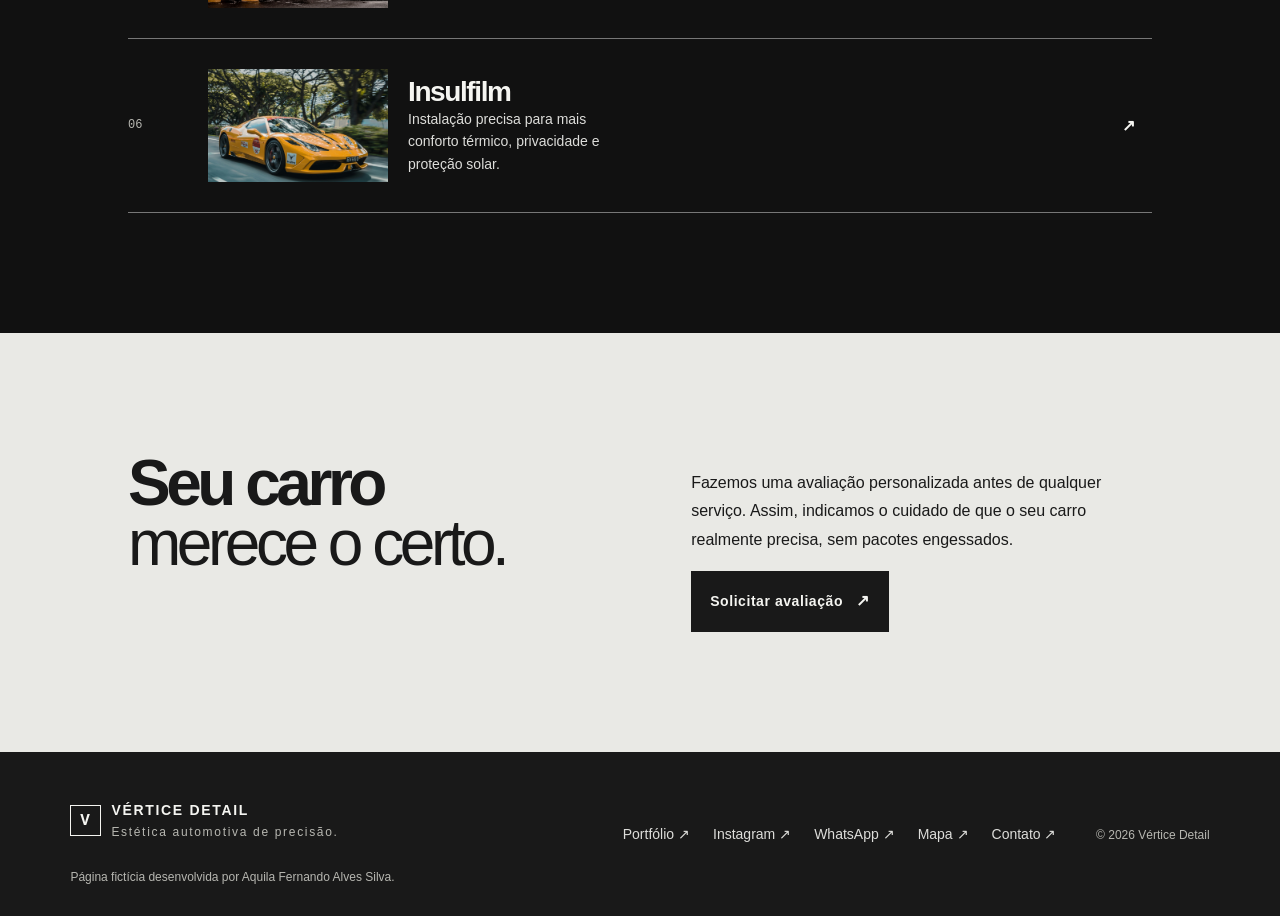
<file: servicos.html>
<!doctype html>
<html lang="pt-BR">
  <head>
    <meta charset="UTF-8" />
    <meta name="viewport" content="width=device-width, initial-scale=1.0" />
    <meta
      name="description"
      content="Conheça os serviços de detailing externo e interno, proteção cerâmica e polimento técnico da Vértice Detail."
    />
    <meta name="theme-color" content="#111111" />
    <meta name="referrer" content="no-referrer" />
    <meta
      http-equiv="Content-Security-Policy"
      content="default-src 'self'; base-uri 'self'; object-src 'none'; form-action 'none'; connect-src 'none'; script-src 'self'; style-src 'self' https://fonts.googleapis.com; font-src https://fonts.gstatic.com; img-src 'self'; media-src 'self';"
    />
    <title>Serviços | Vértice Detail</title>
    <meta property="og:type" content="website" />
    <meta property="og:title" content="Serviços | Vértice Detail" />
    <meta
      property="og:description"
      content="Serviços de estética automotiva executados com tempo, técnica e atenção."
    />
    <meta property="og:image" content="assets/images/detailing-exterior.jpg" />
    <link
      rel="icon"
      href="assets/icons/arrow-up-right.svg"
      type="image/svg+xml"
    />
    <link rel="manifest" href="site.webmanifest" />
    <link rel="stylesheet" href="css/style.css" />
    <script src="js/main.js" defer></script>
  </head>
  <body>
    <a class="skip-link" href="#main-content"
      >Pular para o conteúdo principal</a
    >
    <!-- Cabeçalho compartilhado entre as páginas. -->
    <header class="site-header">
      <a
        class="brand"
        href="index.html"
        aria-label="Vértice Detail, página inicial"
        ><span class="brand-mark">V</span
        ><span>VÉRTICE<span class="brand-muted">/DETAIL</span></span></a
      ><button
        class="menu-toggle"
        type="button"
        aria-label="Abrir menu"
        aria-expanded="false"
        aria-controls="main-navigation"
      >
        <span></span><span></span>
      </button>
      <nav
        class="main-nav"
        id="main-navigation"
        aria-label="Navegação principal"
      >
        <a href="index.html">Home</a
        ><a href="quem-somos.html">Sobre</a
        ><a class="active" href="servicos.html" aria-current="page">Serviços</a
        ><a href="portfolio.html">Portfólio</a
        ><a href="contato.html">Contato</a
        ><a class="nav-contact" href="contato.html"
          >Agendar agora <span>↗</span></a
        >
      </nav>
    </header>
    <!-- Conteúdo principal dos serviços. -->
    <main id="main-content" tabindex="-1">
      <section class="page-hero">
        <p class="eyebrow">NOSSO MÉTODO</p>
        <h1>Serviços<br /><em>sem atalhos.</em></h1>
        <p>
          Da preparação ao acabamento, cada serviço é executado com tempo,
          técnica e atenção.
        </p>
      </section>
      <section class="dark-section section-pad">
        <div class="section-label">O QUE ENTREGAMOS</div>
        <div class="service-list">
          <article class="service-row">
            <span>01</span>
            <img
              class="service-image"
              src="assets/images/detailing-exterior.jpg"
              alt="Profissional realizando lavagem técnica em um carro preto"
            />
            <div class="service-copy">
              <h3>Detailing externo</h3>
              <p>
                Lavagem técnica, descontaminação, polimento e proteção da
                pintura.
              </p>
            </div>
            <b>↗</b>
          </article>
          <article class="service-row">
            <span>02</span>
            <img
              class="service-image"
              src="assets/images/detailing-interior-2.jpg"
              alt="Carro esportivo vermelho com interior preservado"
            />
            <div class="service-copy">
              <h3>Detailing interno</h3>
              <p>
                Higienização profunda, hidratação de couro e cuidado com
                acabamentos.
              </p>
            </div>
            <b>↗</b>
          </article>
          <article class="service-row">
            <span>03</span>
            <img
              class="service-image"
              src="assets/images/ceramic-protection.jpg"
              alt="Carro preto recebendo cuidado de limpeza e proteção"
            />
            <div class="service-copy">
              <h3>Proteção cerâmica</h3>
              <p>
                Revestimentos de alta performance para brilho, proteção e
                durabilidade.
              </p>
            </div>
            <b>↗</b>
          </article>
          <article class="service-row">
            <span>04</span>
            <img
              class="service-image"
              src="assets/images/technical-polish.jpg"
              alt="Cupê cinza com acabamento externo uniforme"
            />
            <div class="service-copy">
              <h3>Polimento técnico</h3>
              <p>
                Correção precisa de imperfeições sem comprometer a
                originalidade.
              </p>
            </div>
            <b>↗</b>
          </article>
          <article class="service-row">
            <span>05</span>
            <img class="service-image" src="assets/images/ceramic-protection.jpg" alt="Película transparente protegendo a pintura de um carro" />
            <div class="service-copy">
              <h3>PPF</h3>
              <p>Película transparente para proteger áreas de impacto sem alterar o visual do veículo.</p>
            </div>
            <b>↗</b>
          </article>
          <article class="service-row">
            <span>06</span>
            <img class="service-image" src="assets/images/hero-car.jpg" alt="Carro com vidros escurecidos e acabamento uniforme" />
            <div class="service-copy">
              <h3>Insulfilm</h3>
              <p>Instalação precisa para mais conforto térmico, privacidade e proteção solar.</p>
            </div>
            <b>↗</b>
          </article>
        </div>
      </section>
      <section class="section-pad">
        <div class="content-grid">
          <h2>Seu carro<br /><em>merece o certo.</em></h2>
          <div class="body-copy">
            <p>
              Fazemos uma avaliação personalizada antes de qualquer serviço.
              Assim, indicamos o cuidado de que o seu carro realmente precisa,
              sem pacotes engessados.
            </p>
            <a class="button button-dark" href="contato.html"
              >Solicitar avaliação <span>↗</span></a
            >
          </div>
        </div>
      </section>
    </main>
    <!-- Rodapé com autoria da página fictícia. -->
    <footer class="site-footer">
      <div class="footer-brand">
        <span class="brand-mark">V</span>
        <p>VÉRTICE DETAIL<br /><span>Estética automotiva de precisão.</span></p>
      </div>
      <div class="footer-links">
        <a href="portfolio.html">Portfólio ↗</a
        ><a href="https://instagram.com" target="_blank" rel="noopener">Instagram ↗</a
        ><a href="https://wa.me/5511999999999" target="_blank" rel="noopener">WhatsApp ↗</a
        ><a href="https://maps.google.com/?q=Av.+Floriano+Peixoto,+Uberlândia" target="_blank" rel="noopener">Mapa ↗</a
        ><a href="contato.html">Contato ↗</a>
      </div>
      <p class="copyright">© 2026 Vértice Detail</p>
      <p class="footer-note">
        Página fictícia desenvolvida por Aquila Fernando Alves Silva.
      </p>
    </footer>
  </body>
</html>
</file>
<file: css/style.css>
@import url("https://fonts.googleapis.com/css2?family=Manrope:wght@400;500;600;700;800&display=swap");

/* Variáveis principais da identidade visual. */
:root {
  --black: #111111;
  --ink: #191919;
  --paper: #e9e9e5;
  --muted: #b7b7b1;
  --line: #c7c7c1;
  --white: #f5f5f1;
  --dark-text: #ddddda;
}

/* Base global e acessibilidade de foco. */
* {
  box-sizing: border-box;
}
html {
  scroll-behavior: smooth;
}
body {
  margin: 0;
  background: var(--paper);
  color: var(--ink);
  font-family: "Manrope", sans-serif;
  font-size: 16px;
}
a {
  color: inherit;
  text-decoration: none;
}
button,
input,
textarea {
  font: inherit;
}
:focus-visible {
  outline: 3px solid #f2f2ed;
  outline-offset: 4px;
}
/* Navegação principal e marca. */
.site-header {
  align-items: center;
  background: linear-gradient(180deg, rgba(0, 0, 0, 0.9), rgba(0, 0, 0, 0));
  display: flex;
  height: 96px;
  justify-content: space-between;
  padding: 0 5.5vw;
  position: fixed;
  top: 0;
  width: 100%;
  z-index: 2;
}
.brand,
.footer-brand {
  align-items: center;
  display: flex;
  font-size: 14px;
  font-weight: 800;
  gap: 10px;
  letter-spacing: 0.12em;
}
.site-header .brand {
  color: var(--white);
}
.brand-mark {
  align-items: center;
  border: 1px solid currentColor;
  display: inline-flex;
  font-family: monospace;
  font-size: 16px;
  height: 31px;
  justify-content: center;
  width: 31px;
}
.brand-muted {
  color: #e0e0db;
  font-weight: 500;
}
.main-nav {
  align-items: center;
  display: flex;
  font-size: 14px;
  font-weight: 600;
  gap: 30px;
}
.main-nav a {
  color: #d1d1cc;
  transition: color 0.2s;
}
.main-nav a:hover,
.main-nav a.active {
  color: var(--white);
}
.main-nav .whatsapp-link {
  background: #c8d8c2;
  border-color: #c8d8c2;
  color: var(--black) !important;
}
.whatsapp-float {
  align-items: center;
  animation: whatsapp-pulse 3s ease-in-out infinite;
  background: #25d366;
  border-radius: 50px;
  box-shadow: 0 4px 12px rgba(0, 0, 0, 0.2);
  bottom: 20px;
  color: #fff;
  display: inline-flex;
  font-size: 13px;
  font-weight: 800;
  gap: 10px;
  justify-content: center;
  min-height: 52px;
  padding: 0 18px;
  position: fixed;
  right: 24px;
  transition:
    transform 0.2s,
    box-shadow 0.2s;
  z-index: 8;
}
.whatsapp-float:hover {
  box-shadow: 0 7px 18px rgba(0, 0, 0, 0.28);
  transform: scale(1.05);
}
.whatsapp-float svg {
  fill: currentColor;
  height: 26px;
  width: 26px;
}
@keyframes whatsapp-pulse {
  0%,
  80%,
  100% {
    box-shadow:
      0 4px 12px rgba(0, 0, 0, 0.2),
      0 0 0 0 rgba(37, 211, 102, 0.45);
  }
  90% {
    box-shadow:
      0 4px 12px rgba(0, 0, 0, 0.2),
      0 0 0 10px rgba(37, 211, 102, 0);
  }
}
.nav-contact {
  border: 1px solid #bdbdb7;
  color: var(--white) !important;
  padding: 12px 15px;
}
.nav-contact span,
.button span,
.text-link span {
  font-size: 16px;
  margin-left: 13px;
}
.menu-toggle {
  display: none;
}
/* Hero e chamada inicial. */
.hero {
  background: var(--black);
  color: var(--white);
  min-height: 720px;
  overflow: hidden;
  padding: 150px 5.5vw 72px;
  position: relative;
}
.hero-copy {
  position: relative;
  width: 54%;
  z-index: 1;
}
.eyebrow,
.section-label {
  color: var(--muted);
  font-family: monospace;
  font-size: 12px;
  letter-spacing: 0.1em;
  margin: 0 0 34px;
}
.hero h1 {
  font-size: clamp(56px, 8vw, 124px);
  letter-spacing: -0.07em;
  line-height: 0.88;
  margin: 0 0 36px;
}
.hero h1 em,
h2 em {
  font-style: normal;
  font-weight: 400;
}
.hero-text {
  color: var(--dark-text);
  font-size: 15px;
  line-height: 1.7;
  margin: 0 0 37px;
  max-width: 330px;
}
.button {
  align-items: center;
  display: inline-flex;
  font-size: 14px;
  font-weight: 700;
  letter-spacing: 0.04em;
  padding: 16px 19px;
  transition: transform 0.2s;
}
.button:hover {
  transform: translateY(-3px);
}
.button-light {
  background: var(--white);
  color: var(--black);
}
.button-dark {
  background: var(--ink);
  color: var(--white);
}
.hero-image {
  aspect-ratio: 13 / 10;
  background-position: center;
  background-size: cover;
  height: 580px;
  position: absolute;
  right: 0;
  top: 110px;
  width: 52%;
}
.image-home {
  background-image:
    linear-gradient(90deg, var(--black), transparent 28%),
    url("../assets/images/hero-car.jpg");
}
/* Seções de conteúdo e serviços. */
.section-pad {
  padding: 120px 10vw;
}
.intro-content,
.section-heading,
.content-grid,
.contact-layout {
  display: grid;
  gap: 8vw;
  grid-template-columns: 1fr 1fr;
}
.intro-content h2,
.section-heading h2,
.content-grid h2,
.contact-details h2 {
  font-size: clamp(37px, 5vw, 70px);
  letter-spacing: -0.07em;
  line-height: 0.95;
  margin: 0;
}
.lead {
  font-size: 18px;
  line-height: 1.6;
  margin: 0 0 30px;
  max-width: 430px;
}
.text-link {
  border-bottom: 1px solid currentColor;
  display: inline-flex;
  font-size: 14px;
  font-weight: 700;
  padding-bottom: 8px;
}
.dark-section {
  background: var(--black);
  color: var(--white);
}
.section-heading {
  align-items: end;
  margin-bottom: 70px;
}
.service-grid {
  border-top: 1px solid #777;
  display: grid;
  grid-template-columns: repeat(3, 1fr);
}
.service-card {
  border-right: 1px solid #777;
  min-height: 320px;
  padding: 24px 30px 30px 0;
  position: relative;
}
.service-card + .service-card {
  padding-left: 30px;
}
.service-card:last-child {
  border: 0;
}
.service-index,
.numbered-list span,
.service-row span {
  color: var(--muted);
  font: 12px monospace;
}
.service-card h3 {
  font-size: 30px;
  letter-spacing: -0.05em;
  line-height: 1;
  margin: 65px 0 22px;
}
.service-card p,
.service-row p {
  color: var(--dark-text);
  font-size: 14px;
  line-height: 1.6;
  max-width: 230px;
}
.service-card > a {
  bottom: 28px;
  font-size: 26px;
  position: absolute;
  right: 30px;
}
.quote-section {
  align-items: center;
  display: flex;
  flex-direction: column;
  text-align: center;
}
.quote-section blockquote {
  font-size: clamp(30px, 5vw, 66px);
  letter-spacing: -0.06em;
  line-height: 1;
  margin: 0 auto 44px;
  max-width: 900px;
  text-align: center;
}
/* Rodapé e autoria do projeto. */
.site-footer {
  align-items: end;
  background: var(--ink);
  color: var(--white);
  display: grid;
  grid-template-columns: 1fr 1fr auto;
  padding: 48px 5.5vw 32px;
}
.site-footer a:hover{
  color: var(--line);
}
.footer-brand p {
  font-size: 14px;
  line-height: 1.5;
  margin: 0;
}
.footer-brand p span,
.copyright,
.footer-note {
  color: var(--muted);
  font-size: 12px;
  font-weight: 400;
}
.footer-links {
  display: flex;
  flex-wrap: wrap;
  gap: 23px;
  justify-content: center;
}
.footer-links a {
  color: var(--dark-text);
  font-size: 14px;
}
.copyright {
  margin: 0;
}
.footer-note {
  grid-column: 1 / -1;
  margin: 28px 0 0;
}
.page-hero {
  background: var(--black);
  color: var(--white);
  min-height: 480px;
  padding: 180px 10vw 70px;
}
.page-hero h1 {
  font-size: clamp(52px, 9vw, 120px);
  letter-spacing: -0.08em;
  line-height: 0.85;
  margin: 0;
}
.page-hero p {
  color: var(--dark-text);
  font-size: 16px;
  line-height: 1.6;
  margin: 32px 0 0;
  max-width: 370px;
}
.error-page .button {
  margin-top: 36px;
}
.body-copy {
  font-size: 16px;
  line-height: 1.8;
  max-width: 500px;
}
.numbered-list,
.service-list {
  border-top: 1px solid var(--line);
  margin-top: 50px;
}
.numbered-list div {
  align-items: center;
  border-bottom: 1px solid var(--line);
  display: flex;
  justify-content: space-between;
  padding: 22px 0;
}
.service-list {
  border-color: #777;
}
.service-row {
  align-items: center;
  border-bottom: 1px solid #777;
  display: grid;
  gap: 20px;
  grid-template-columns: 60px 180px 1fr 30px;
  padding: 30px 0;
}
.service-image {
  aspect-ratio: 16 / 10;
  display: block;
  object-fit: cover;
  width: 100%;
}
.service-copy h3,
.service-copy p {
  margin-left: 0;
}
.service-row h3 {
  font-size: 28px;
  letter-spacing: -0.05em;
  margin: 0;
}
.service-row p {
  margin: 0;
}
.contact-layout {
  grid-template-columns: 0.8fr 1.2fr;
}
.contact-details p {
  color: #4d4d49;
  font-size: 16px;
  line-height: 1.6;
  max-width: 280px;
}
.contact-details address {
  font-size: 16px;
  font-style: normal;
  line-height: 2;
  margin-top: 60px;
}
/* Formulário e mensagens de validação. */
.contact-form {
  display: grid;
  gap: 28px;
}
.field {
  border-bottom: 1px solid #777;
  display: flex;
  flex-direction: column;
  gap: 10px;
  padding-bottom: 12px;
}
.field label {
  color: #50504b;
  font: 12px monospace;
  letter-spacing: 0.08em;
}
.field input,
.field textarea,
.field select {
  background: transparent;
  border: 0;
  color: var(--ink);
  font:
    16px "Manrope",
    sans-serif;
  outline: none;
  padding: 0;
  resize: vertical;
}
.field input::placeholder,
.field textarea::placeholder {
  color: #656560;
  opacity: 1;
}
.field textarea {
  min-height: 85px;
}
.field select {
  appearance: none;
  cursor: pointer;
}
.form-status {
  color: #315f3d;
  font-size: 14px;
  margin: 12px 0 0;
}
.honeypot {
  height: 0;
  left: -9999px;
  overflow: hidden;
  position: absolute;
  width: 1px;
}
.consent-field {
  align-items: flex-start;
  color: #4d4d49;
  display: flex;
  font-size: 12px;
  gap: 9px;
  line-height: 1.5;
  margin-bottom: 16px;
}
.consent-field input {
  accent-color: var(--ink);
  flex: 0 0 auto;
  margin-top: 3px;
}
.privacy-note {
  color: #656560;
  font-size: 12px;
  line-height: 1.5;
  margin: 12px 0 0;
}
.field-error {
  border-color: #9b2d2d;
}
.error-message {
  color: #9b2d2d;
  font-size: 14px;
  margin: 6px 0 0;
}

.skip-link {
  background: var(--white);
  color: var(--black);
  left: 1rem;
  padding: 0.75rem 1rem;
  position: absolute;
  top: -5rem;
  z-index: 10;
}

.skip-link:focus {
  top: 1rem;
}

/* Componentes editoriais compartilhados. */
.section-heading p,
.muted-copy {
  color: var(--muted);
  line-height: 1.7;
  max-width: 430px;
}
.feature-grid,
.testimonial-grid,
.gallery-grid,
.faq-grid {
  display: grid;
  gap: 1px;
}
.feature-grid {
  grid-template-columns: repeat(3, 1fr);
}
.feature-card {
  border-top: 1px solid var(--line);
  padding: 28px 28px 0 0;
}
.feature-card h3 {
  font-size: 21px;
  margin: 35px 0 13px;
}
.feature-card p {
  color: #55554f;
  font-size: 14px;
  line-height: 1.7;
  margin: 0;
}
.gallery-grid {
  grid-template-columns: repeat(3, 1fr);
}
.gallery-item {
  background: var(--black);
  border: 0;
  cursor: zoom-in;
  padding: 0;
  text-align: left;
}
.gallery-item img {
  aspect-ratio: 1 / 1;
  display: block;
  filter: grayscale(15%);
  object-fit: cover;
  transition:
    opacity 0.25s,
    transform 0.25s;
  width: 100%;
}
.gallery-item:hover img {
  opacity: 0.78;
  transform: scale(0.98);
}
.gallery-caption {
  background: var(--black);
  color: var(--white);
  display: block;
  font-size: 12px;
  padding: 12px 14px 15px;
}
.testimonial-grid {
  grid-template-columns: repeat(3, 1fr);
}
.testimonial {
  border: 1px solid #555;
  padding: 28px;
}
.testimonial blockquote {
  font-size: 17px;
  line-height: 1.6;
  margin: 0 0 24px;
}
.testimonial cite {
  color: var(--muted);
  font-size: 12px;
  font-style: normal;
  letter-spacing: 0.08em;
  text-transform: uppercase;
}
.faq-grid {
  grid-template-columns: 1fr 1fr;
}
.faq-item {
  border-top: 1px solid var(--line);
}
.faq-item summary {
  cursor: pointer;
  font-size: 16px;
  font-weight: 700;
  list-style: none;
  padding: 22px 30px 22px 0;
  position: relative;
}
.faq-item summary::-webkit-details-marker {
  display: none;
}
.faq-item summary::after {
  content: "+";
  font-size: 22px;
  font-weight: 400;
  position: absolute;
  right: 0;
}
.faq-item[open] summary::after {
  content: "-";
}
.faq-item p {
  color: #55554f;
  font-size: 14px;
  line-height: 1.7;
  margin: -5px 0 22px;
  max-width: 470px;
}
.map-section {
  background: #d4d4ce;
  padding: 0 10vw 120px;
}
.map-frame {
  background: #bbc1b9;
  min-height: 420px;
  overflow: hidden;
  position: relative;
}
.map-embed {
  border: 0;
  display: block;
  height: 420px;
  width: 100%;
}
.map-info {
  background: var(--black);
  color: var(--white);
  left: 28px;
  max-width: 280px;
  padding: 22px;
  top: 28px;
  z-index: 1;
}
.map-info p {
  color: var(--muted);
  font-size: 13px;
  line-height: 1.6;
  margin: 8px 0 18px;
}
.map-info a {
  color: var(--white);
  font-size: 12px;
  text-decoration: underline;
}
.lightbox {
  align-items: center;
  background: rgba(0, 0, 0, 0.9);
  display: none;
  inset: 0;
  justify-content: center;
  padding: 5vw;
  position: fixed;
  z-index: 20;
}
.lightbox.open {
  display: flex;
}
.lightbox img {
  max-height: 85vh;
  max-width: 92vw;
  object-fit: contain;
}
.lightbox-close {
  background: transparent;
  border: 1px solid var(--white);
  color: var(--white);
  cursor: pointer;
  font-size: 24px;
  line-height: 1;
  padding: 8px 13px;
  position: absolute;
  right: 28px;
  top: 28px;
}
.filter-bar {
  display: flex;
  flex-wrap: wrap;
  gap: 10px;
  margin: 0 0 50px;
}
.filter-button {
  background: transparent;
  border: 1px solid #777;
  color: var(--white);
  cursor: pointer;
  font-size: 12px;
  padding: 12px 16px;
}
.filter-button.active,
.filter-button:hover {
  background: var(--white);
  color: var(--black);
}
.portfolio-grid {
  display: grid;
  gap: 28px;
  grid-template-columns: repeat(2, 1fr);
}
.portfolio-card {
  border: 1px solid #555;
}
.portfolio-card[hidden] {
  display: none;
}
.portfolio-card img {
  aspect-ratio: 16 / 10;
  display: block;
  object-fit: cover;
  width: 100%;
}
.portfolio-card-content {
  padding: 22px;
}
.portfolio-card-content h2 {
  font-size: 24px;
  margin: 0 0 8px;
}
.portfolio-card-content p {
  color: var(--muted);
  font-size: 13px;
  line-height: 1.6;
  margin: 0;
}
.comparison {
  background: #2b2b2b;
  margin-top: 80px;
  padding: 30px;
}
.comparison h2 {
  font-size: 30px;
  margin: 0 0 22px;
}
.comparison-stage {
  overflow: hidden;
  position: relative;
}
.comparison-stage img {
  aspect-ratio: 16 / 9;
  display: block;
  object-fit: cover;
  width: 100%;
}
.comparison-after {
  clip-path: inset(0 0 0 50%);
  inset: 0;
  position: absolute;
}
.comparison-range {
  appearance: none;
  background: transparent;
  inset: 0;
  margin: 0;
  position: absolute;
  width: 100%;
}
.comparison-range::-webkit-slider-thumb {
  appearance: none;
  background: var(--white);
  border: 2px solid var(--black);
  border-radius: 50%;
  cursor: ew-resize;
  height: 24px;
  width: 24px;
}
.comparison-label {
  background: var(--black);
  color: var(--white);
  font: 11px monospace;
  padding: 7px 9px;
  position: absolute;
  top: 14px;
}
.comparison-label.before {
  left: 14px;
}
.comparison-label.after {
  right: 14px;
}
.booking-note {
  border-left: 2px solid var(--ink);
  padding-left: 20px;
}

@media (max-width: 700px) {
  .feature-grid,
  .testimonial-grid,
  .gallery-grid,
  .faq-grid,
  .portfolio-grid {
    grid-template-columns: 1fr;
  }
  .feature-card {
    padding-bottom: 25px;
  }
  .map-section {
    padding: 0 8vw 80px;
  }
  .map-frame {
    min-height: 0;
  }
  .map-embed {
    height: clamp(300px, 82vw, 420px);
  }
  .map-info {
    left: 0;
    max-width: none;
    position: relative;
    right: auto;
    top: auto;
  }
  .comparison {
    margin-top: 55px;
    padding: 18px;
  }
}

@media (prefers-reduced-motion: reduce) {
  *,
  *::before,
  *::after {
    scroll-behavior: auto !important;
    transition-duration: 0.01ms !important;
    animation-duration: 0.01ms !important;
    animation-iteration-count: 1 !important;
  }
}
/* Adaptações para telas pequenas. */
@media (max-width: 700px) {
  .whatsapp-float {
    border-radius: 50%;
    min-height: 52px;
    padding: 0;
    right: 20px;
    width: 52px;
  }
  .whatsapp-float span {
    display: none;
  }
  .site-header {
    height: 72px;
    padding: 0 6vw;
  }
  .menu-toggle {
    background: transparent;
    border: 0;
    display: grid;
    gap: 5px;
    padding: 10px;
    position: relative;
    z-index: 3;
  }
  .menu-toggle span {
    background: var(--white);
    display: block;
    height: 1px;
    width: 23px;
  }
  .main-nav {
    align-items: stretch;
    background: var(--black);
    display: none;
    flex-direction: column;
    gap: 0;
    left: 0;
    padding: 80px 6vw 30px;
    position: absolute;
    top: 0;
    width: 100%;
  }
  .main-nav.open {
    display: flex;
  }
  .main-nav a {
    border-bottom: 1px solid #777;
    color: var(--white);
    padding: 17px 0;
  }
  .hero {
    min-height: 0;
    padding: 138px 6vw 80px;
  }
  .hero-copy {
    width: 100%;
  }
  .hero h1 {
    font-size: clamp(58px, 18vw, 100px);
  }
  .hero-image {
    height: auto;
    margin: 70px -6vw 0;
    position: relative;
    right: auto;
    top: auto;
    width: calc(100% + 12vw);
  }
  .image-home {
    background-image:
      linear-gradient(0deg, var(--black), transparent 70%),
      url("../assets/images/hero-car.jpg");
  }
  .section-pad {
    padding: 80px 8vw;
  }
  .intro-content,
  .section-heading,
  .content-grid,
  .contact-layout {
    display: block;
  }
  .intro-content h2,
  .section-heading h2 {
    margin-bottom: 40px;
  }
  .service-grid {
    display: block;
  }
  .service-card,
  .service-card + .service-card {
    border-bottom: 1px solid #777;
    border-right: 0;
    min-height: 260px;
    padding: 24px 0;
  }
  .service-card h3 {
    margin-top: 45px;
  }
  .section-heading {
    margin-bottom: 45px;
  }
  .site-footer {
    display: block;
    padding: 40px 8vw 25px;
  }
  .footer-links {
    justify-content: start;
    margin: 35px 0;
  }
  .page-hero {
    min-height: 400px;
    padding: 145px 8vw 55px;
  }
  .page-hero h1 {
    font-size: 63px;
  }
  .service-row {
    grid-template-columns: 40px 100px 1fr 20px;
    gap: 14px;
  }
  .service-row p {
    max-width: none;
    overflow-wrap: anywhere;
  }
  .service-copy {
    min-width: 0;
  }
  .service-row h3 {
    font-size: 22px;
  }
  .contact-details {
    margin-bottom: 60px;
  }
  .contact-details address {
    margin-top: 35px;
  }
  .quote-section blockquote {
    font-size: 43px;
  }
}
</file>
<file: css/assets.css>
.asset-main {
  padding: 150px 10vw 100px;
}

.asset-grid {
  display: grid;
  gap: 28px;
  grid-template-columns: repeat(3, 1fr);
  margin-top: 55px;
}

.asset-card {
  border-top: 1px solid var(--line);
  padding-top: 18px;
}

.asset-card h2 {
  font-size: 20px;
  margin: 0 0 18px;
}

.asset-card img,
.video-placeholder {
  background: var(--black);
  display: block;
  max-width: 100%;
  width: 100%;
}

.asset-card p {
  color: #50504b;
  font-size: 13px;
  line-height: 1.5;
}

.asset-icon {
  height: 52px;
  padding: 10px;
  width: 52px !important;
}

.video-placeholder {
  align-items: center;
  aspect-ratio: 16 / 9;
  color: var(--dark-text);
  display: flex;
  font-size: 14px;
  justify-content: center;
  padding: 24px;
  text-align: center;
}

@media (max-width: 700px) {
  .asset-main {
    padding: 120px 8vw 70px;
  }

  .asset-grid {
    display: block;
  }

  .asset-card {
    margin-top: 38px;
  }
}
</file>
